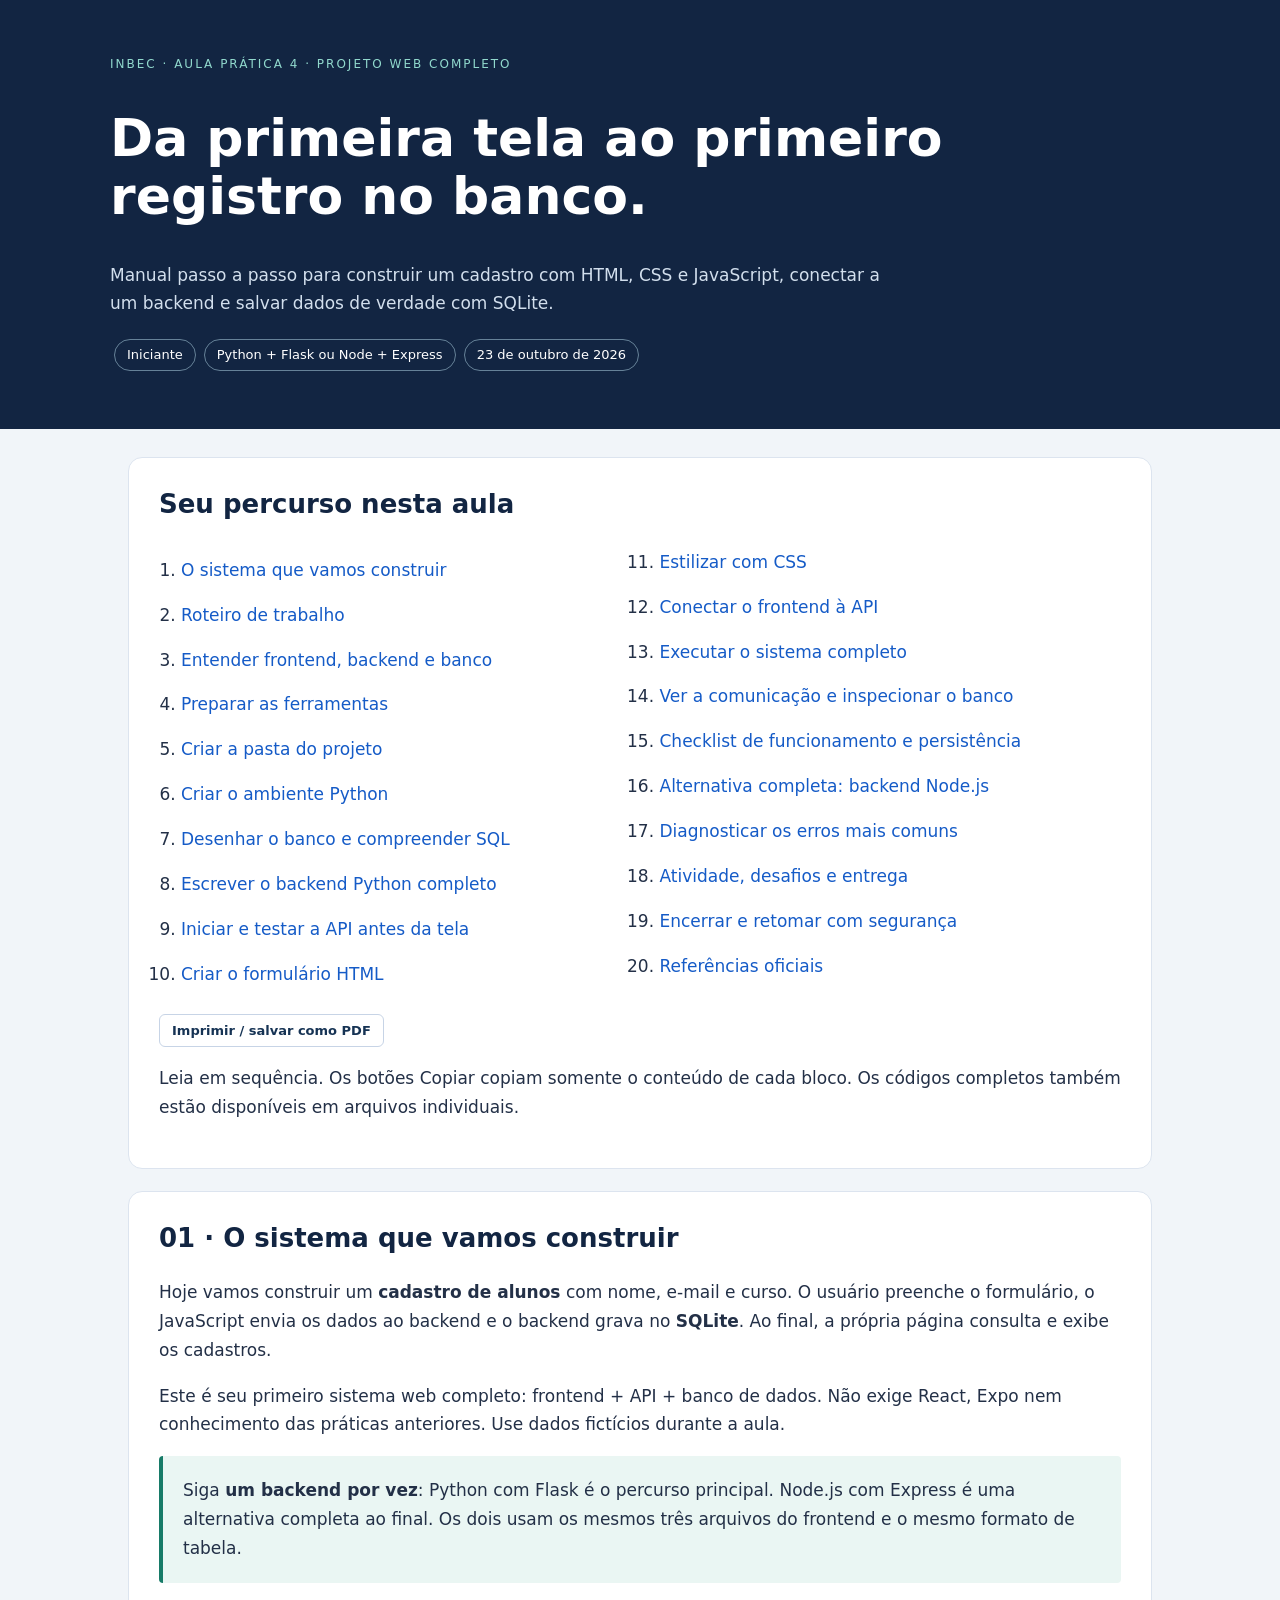
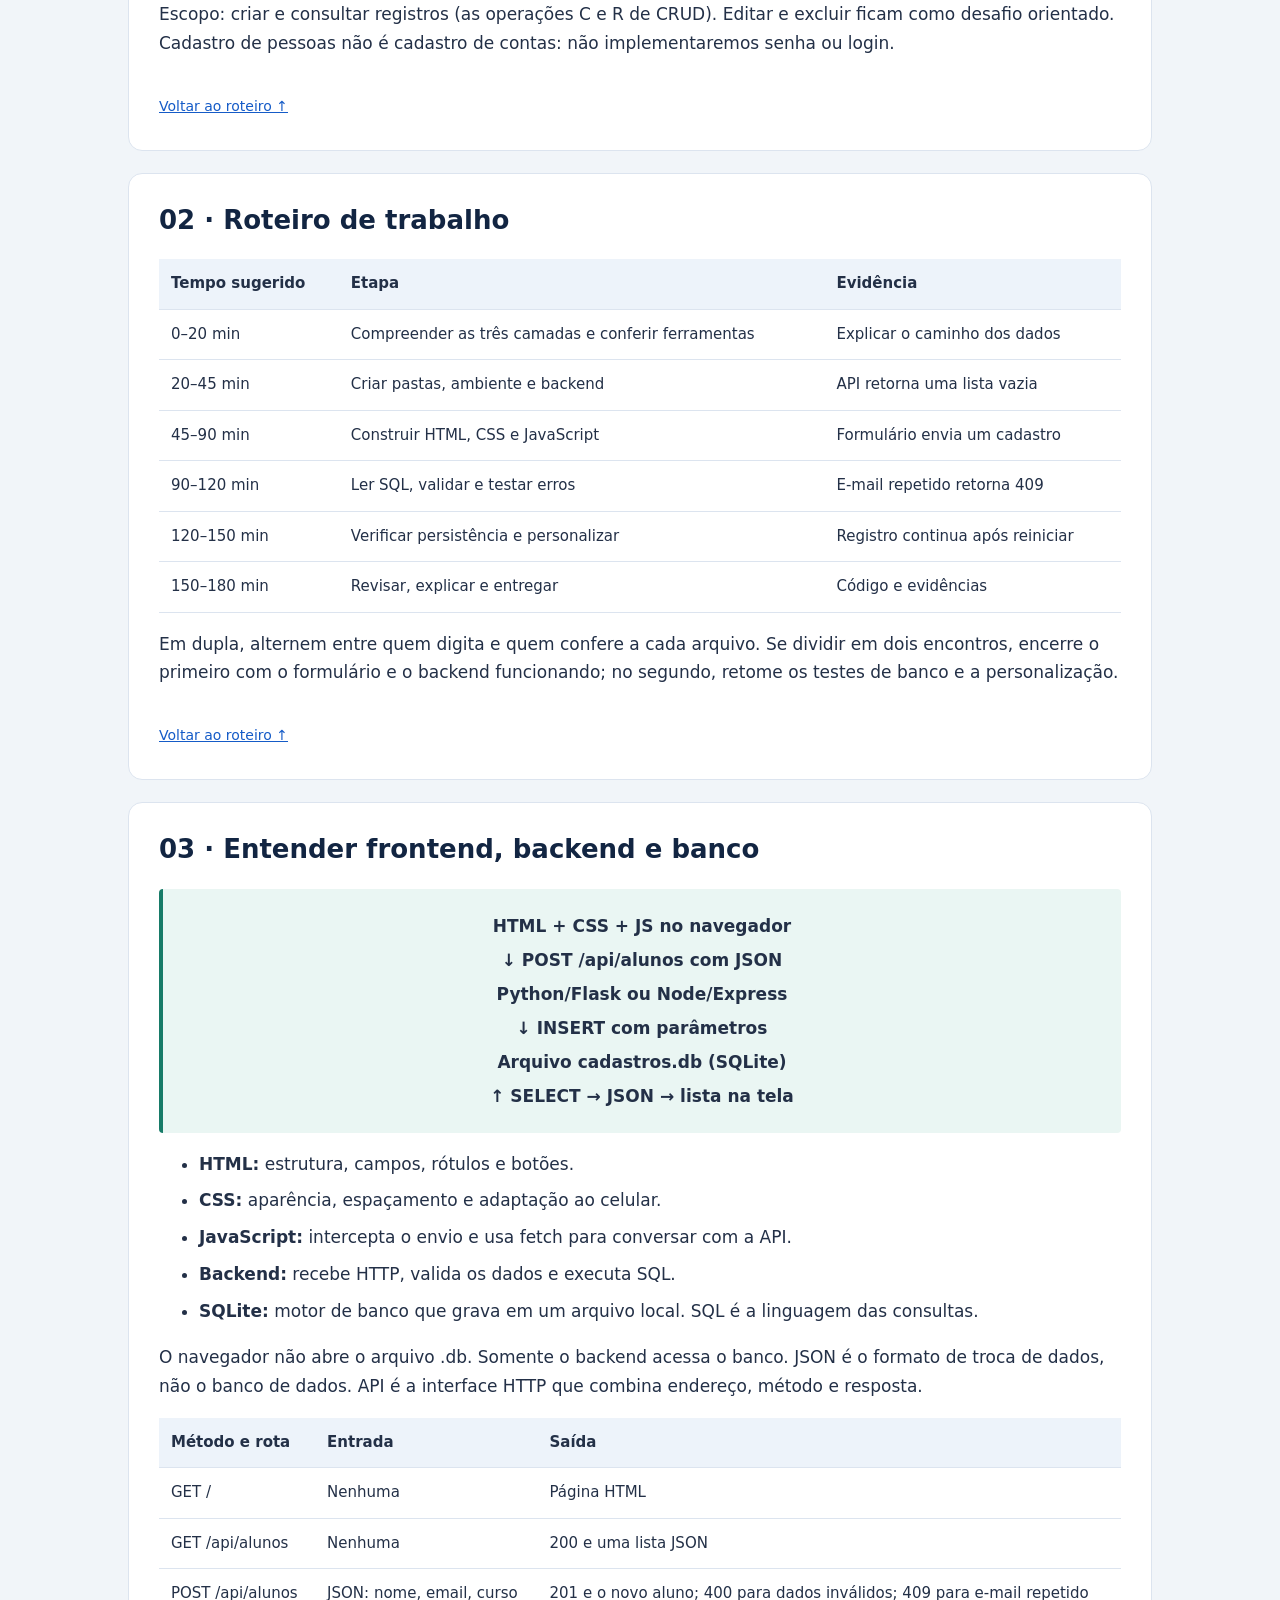
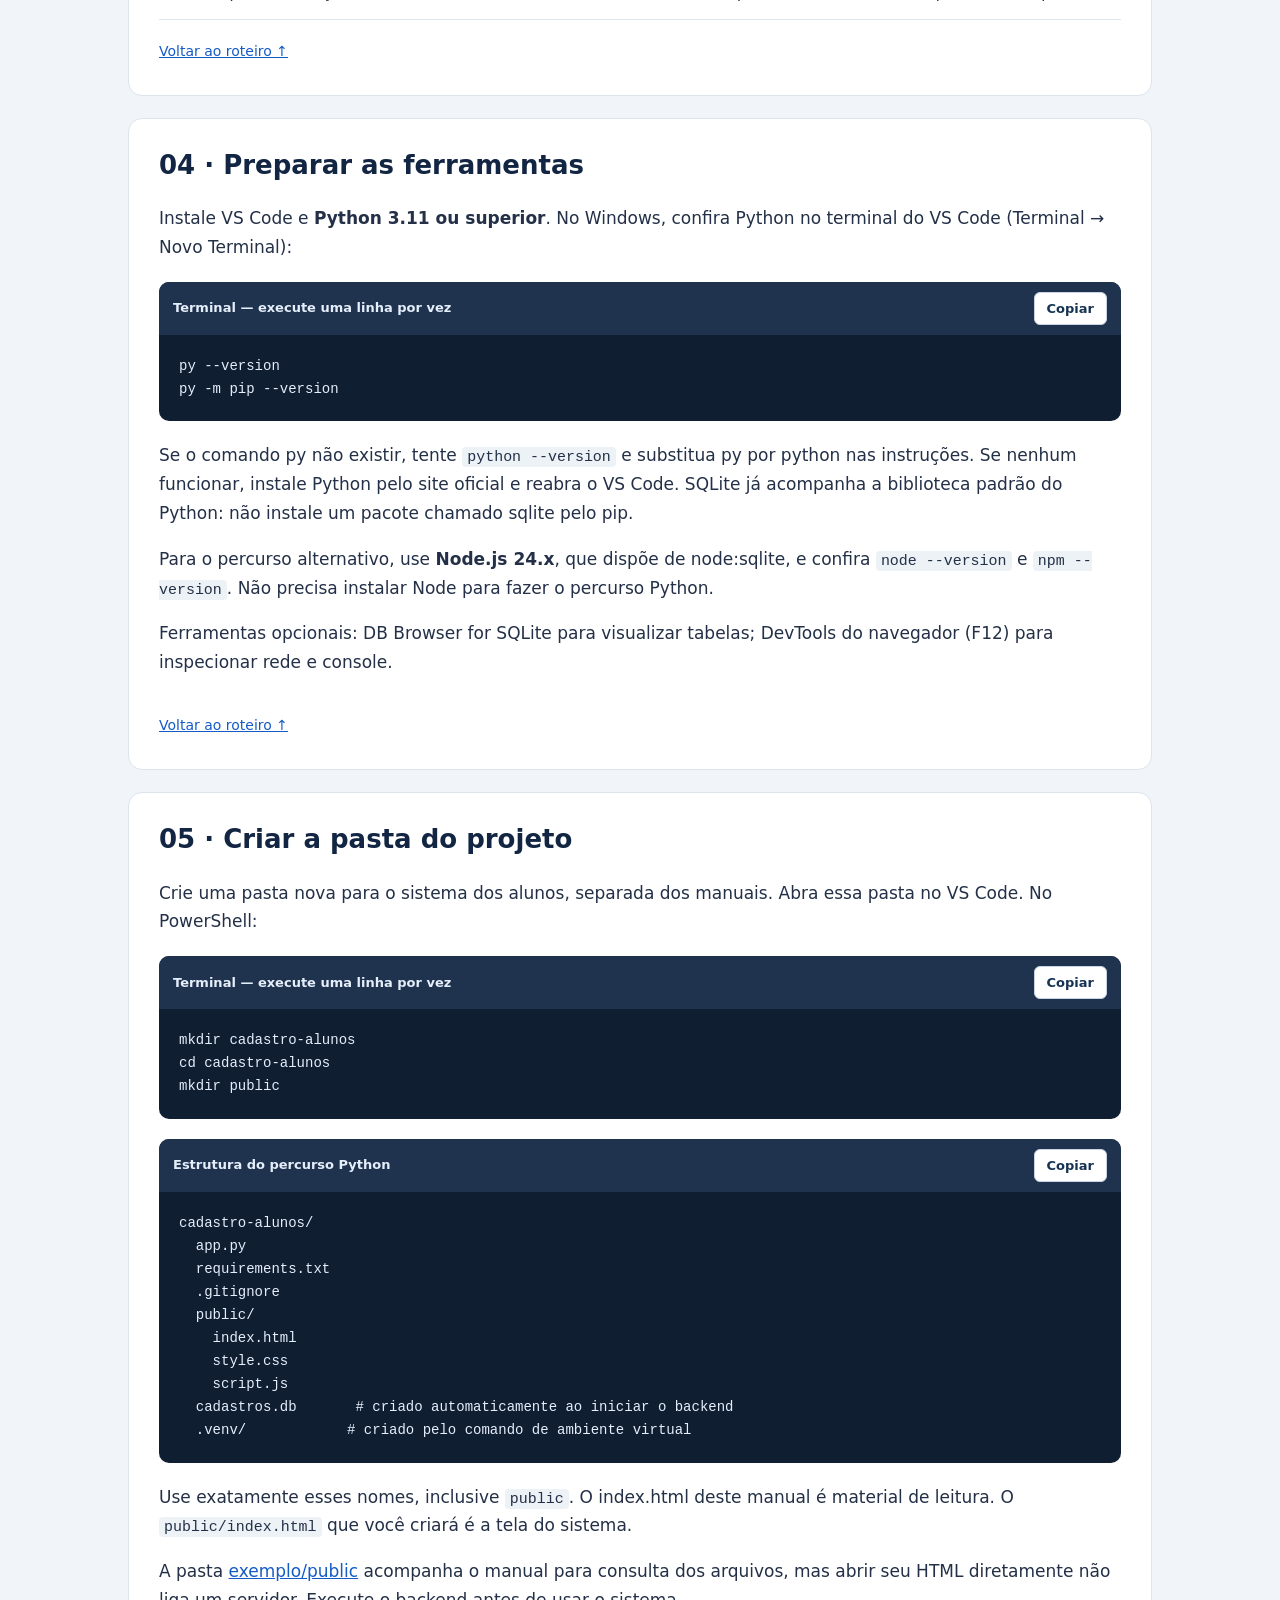
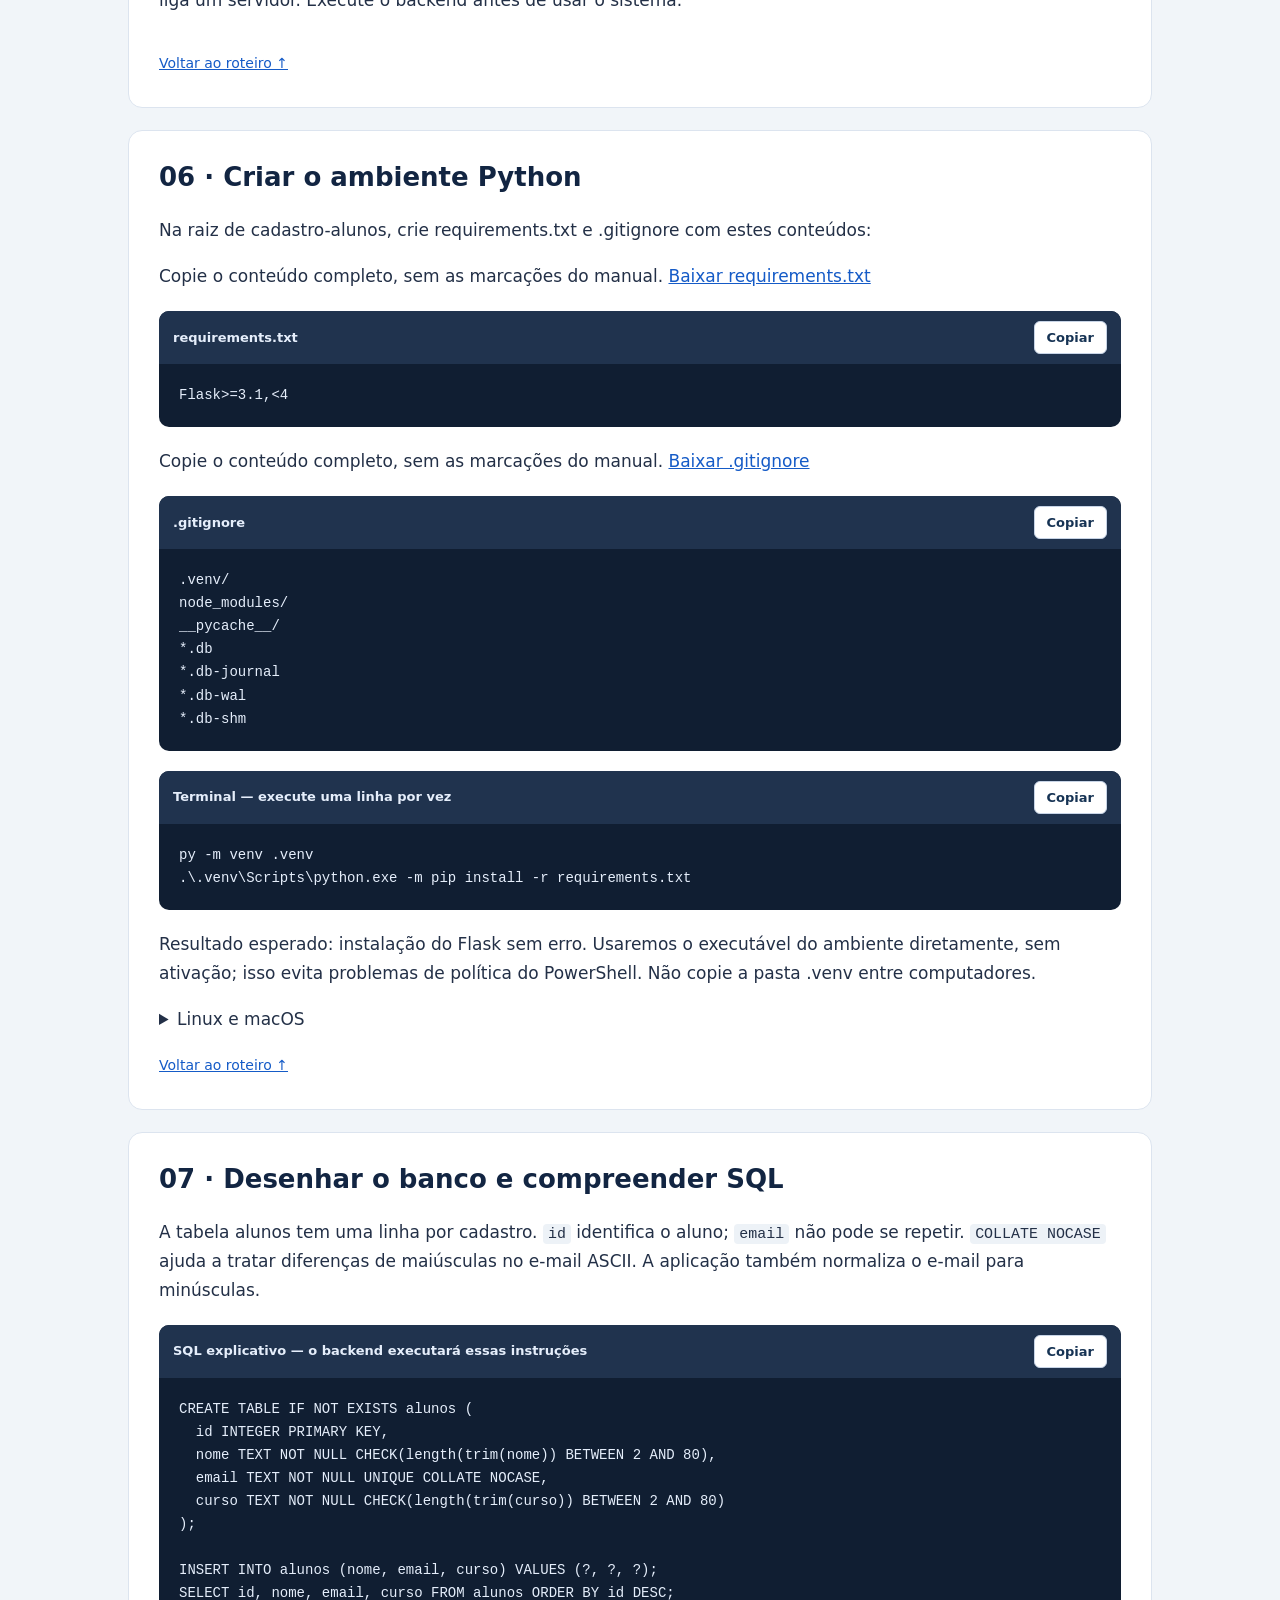
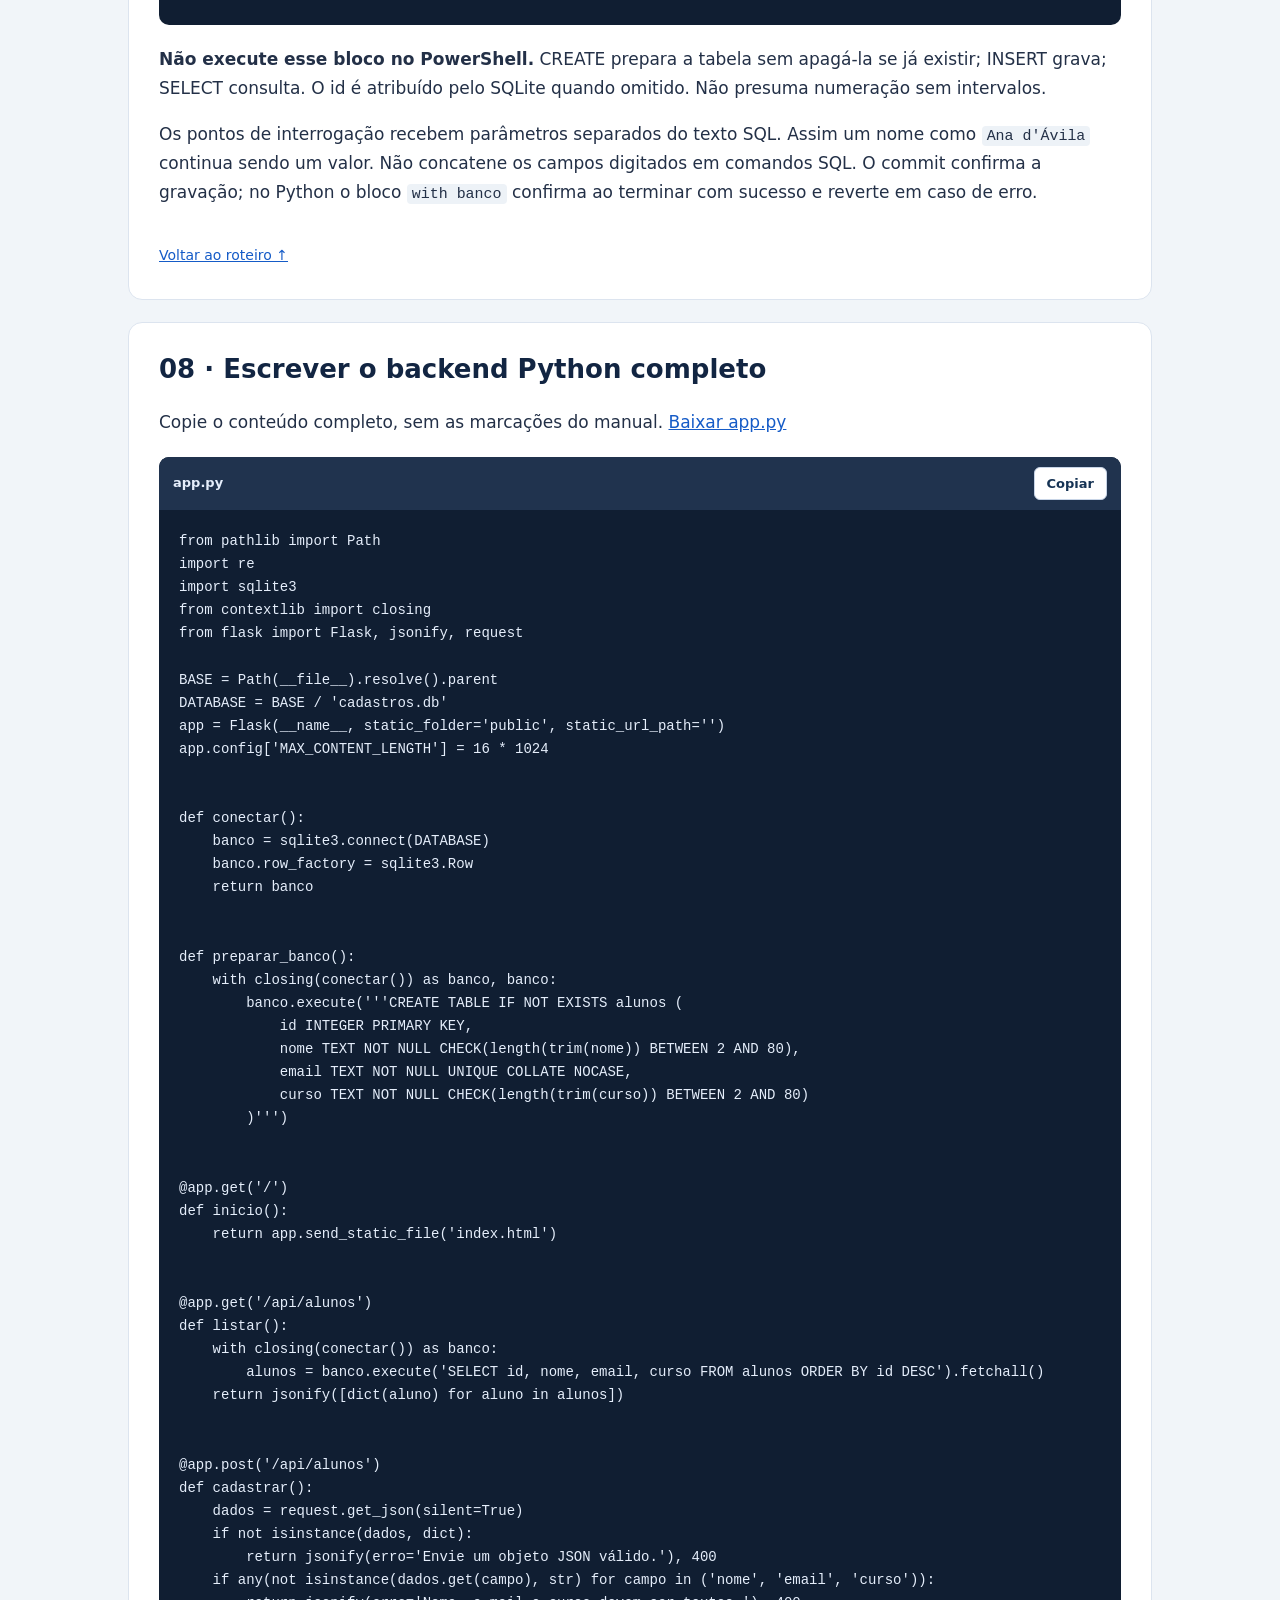
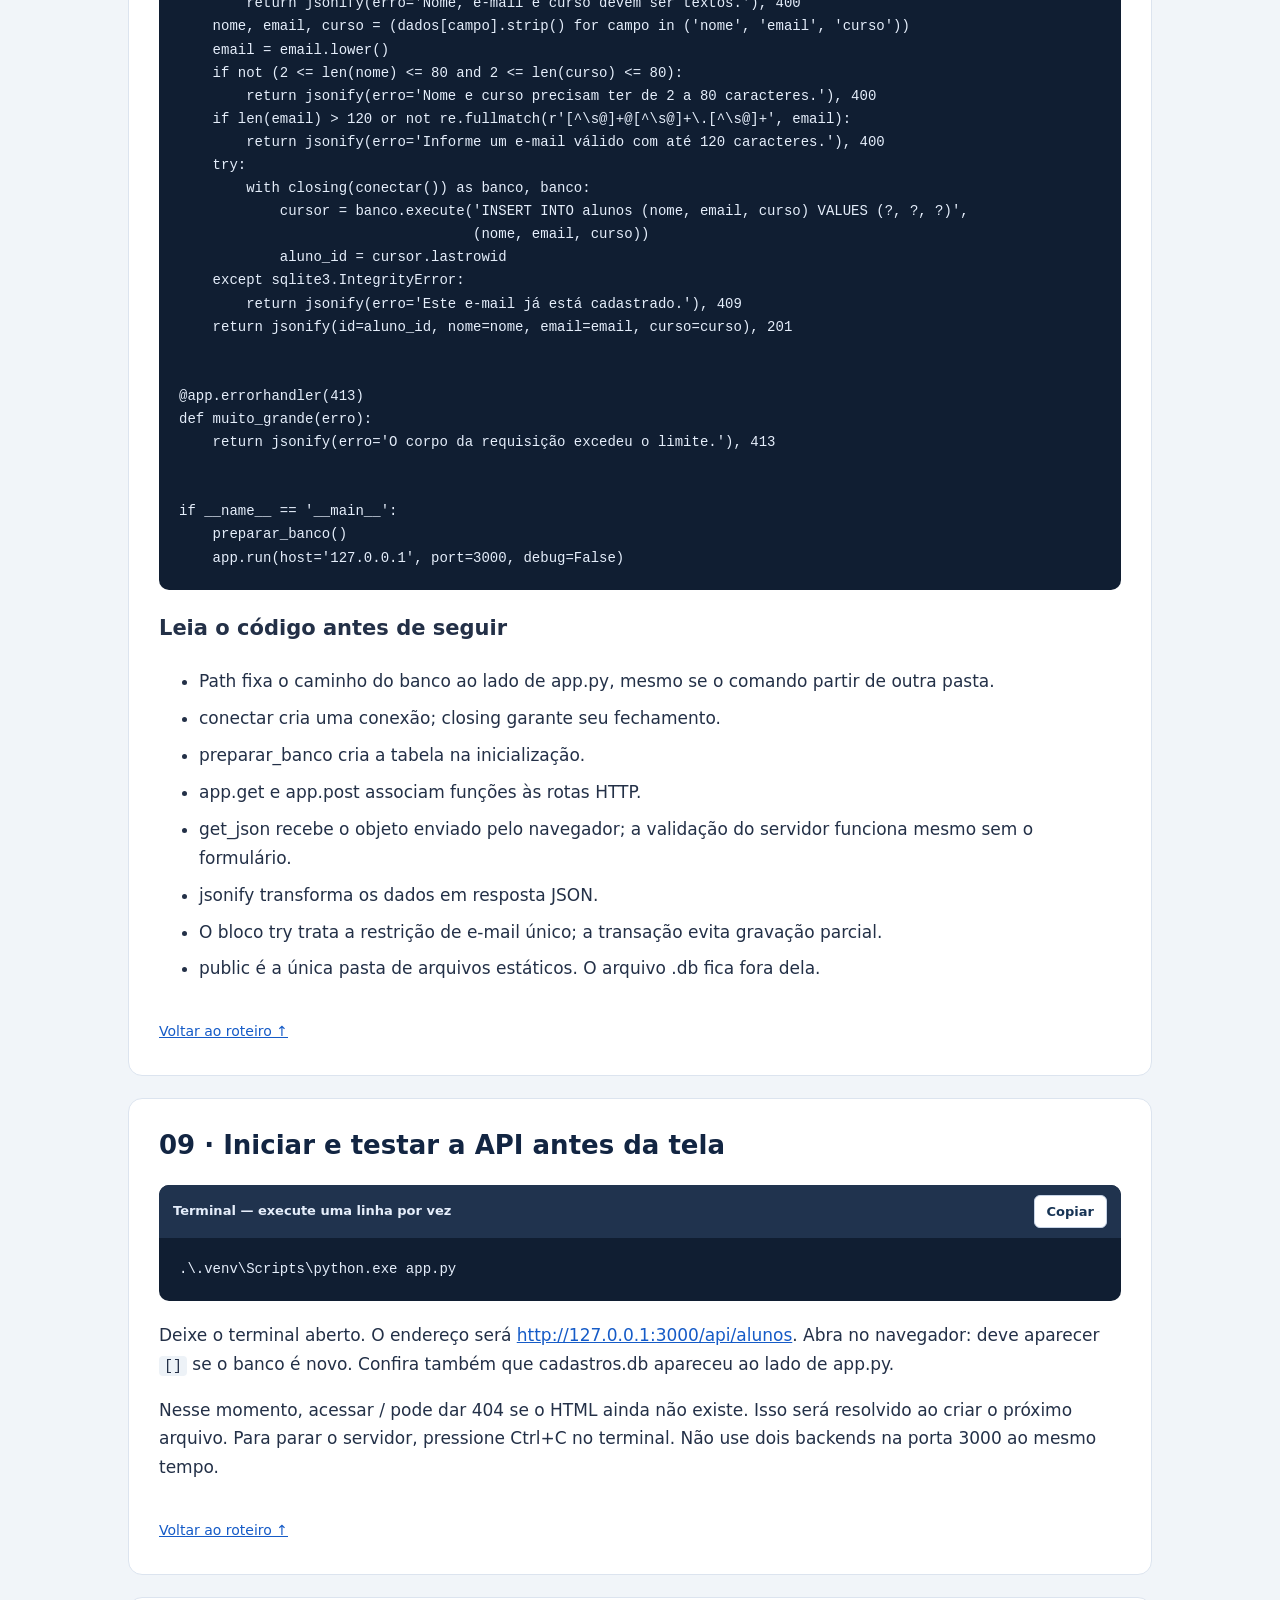
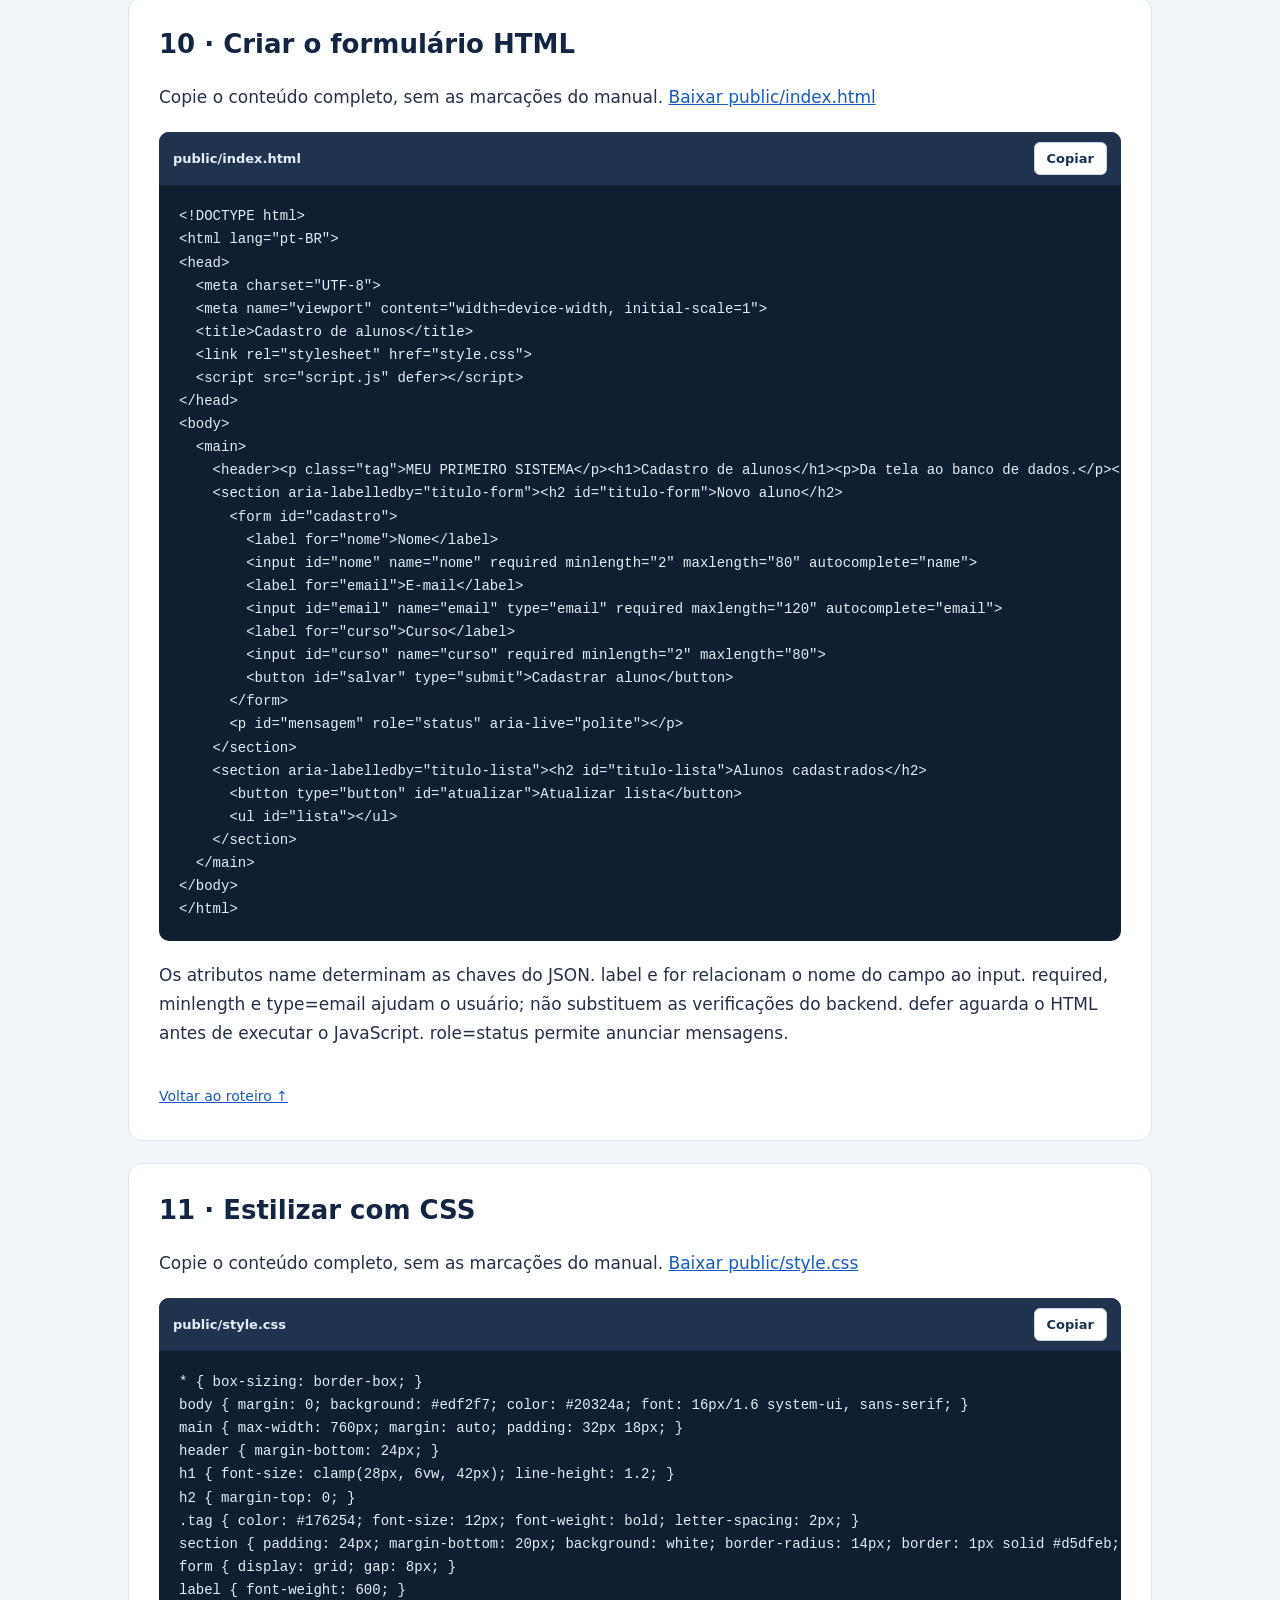
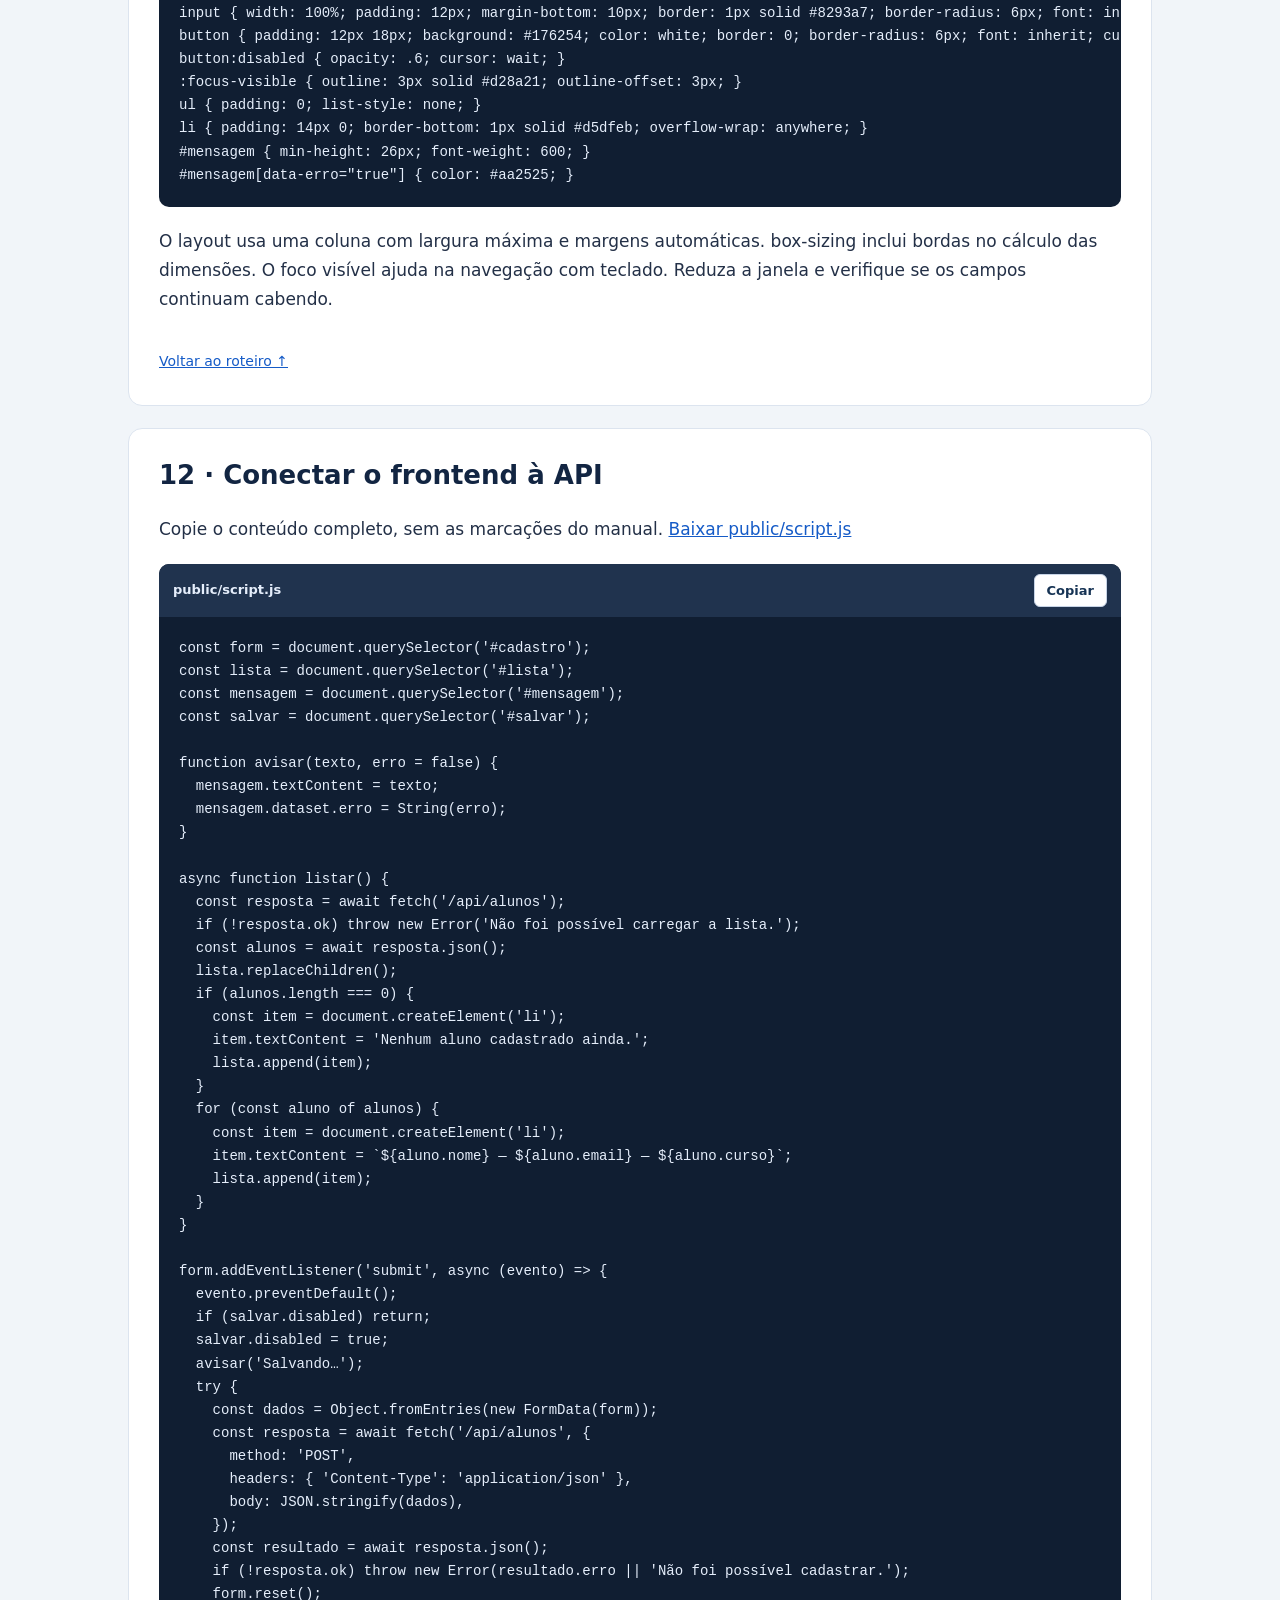
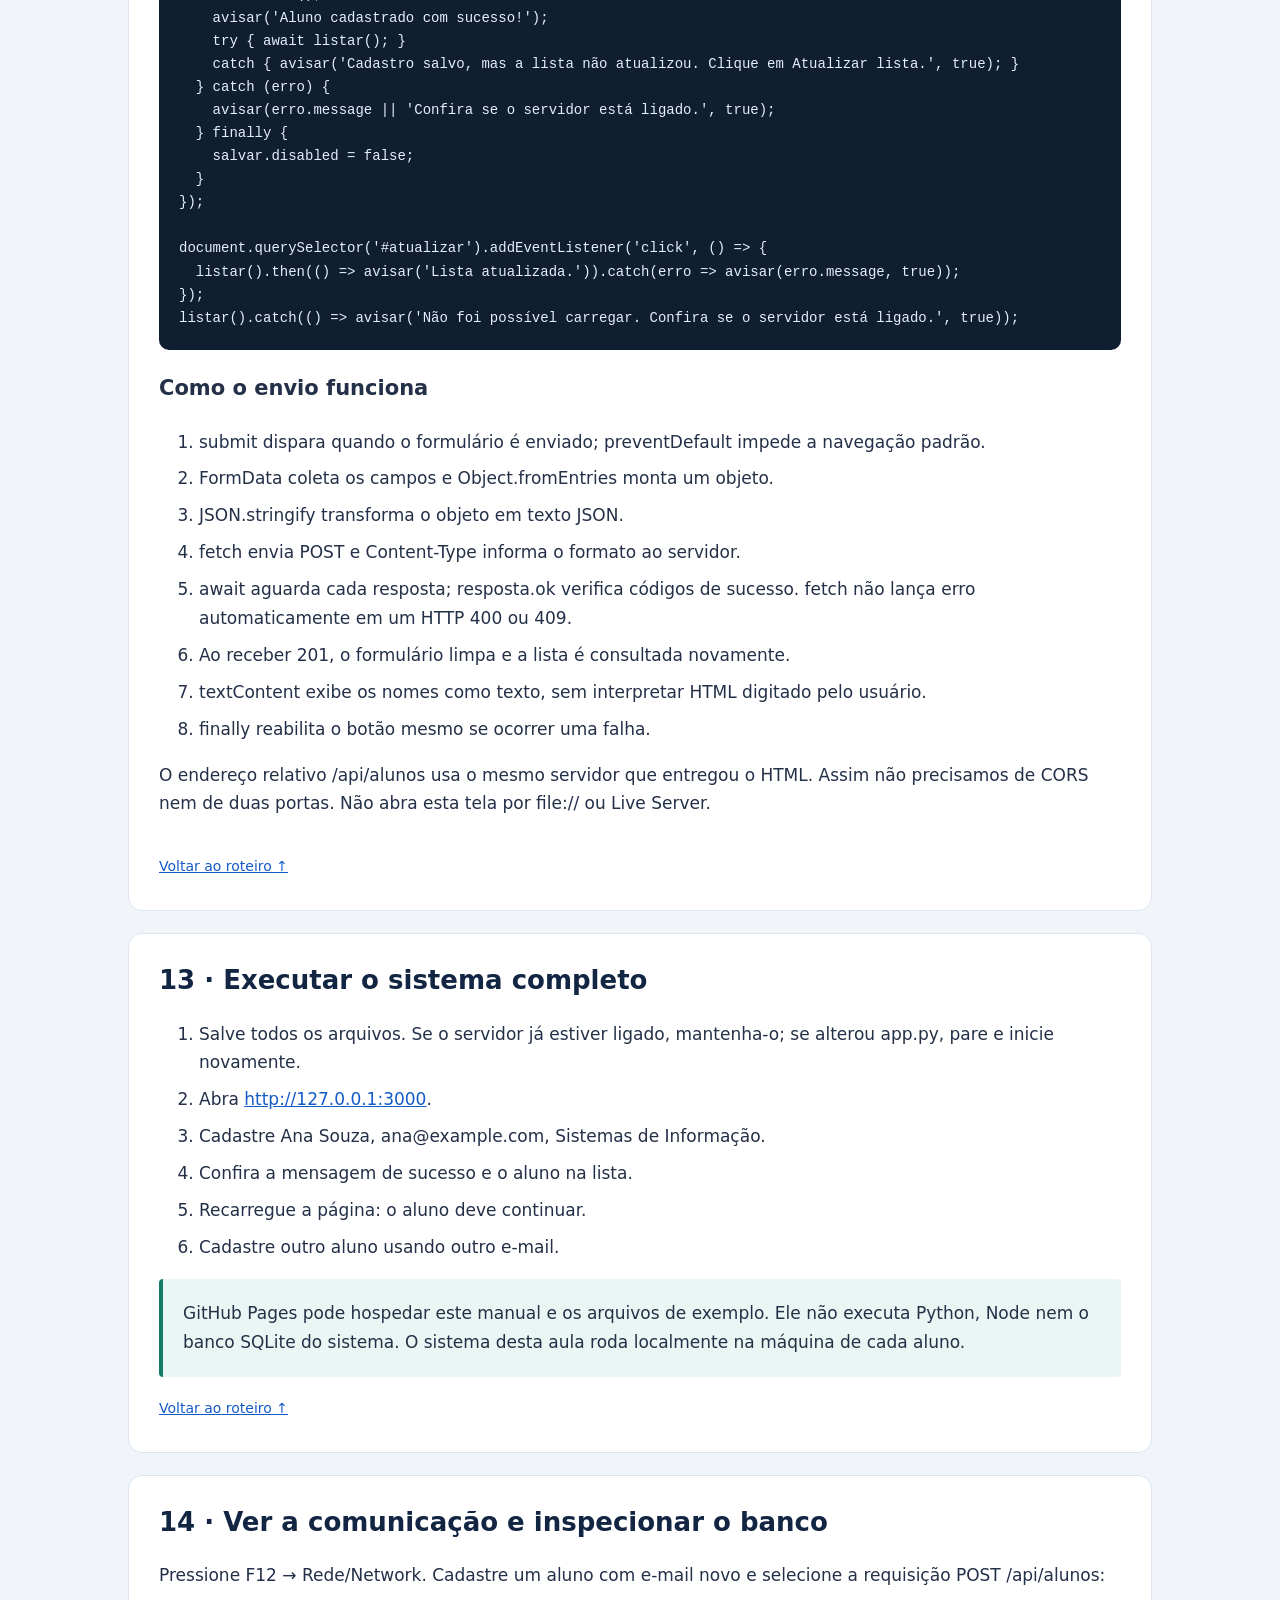
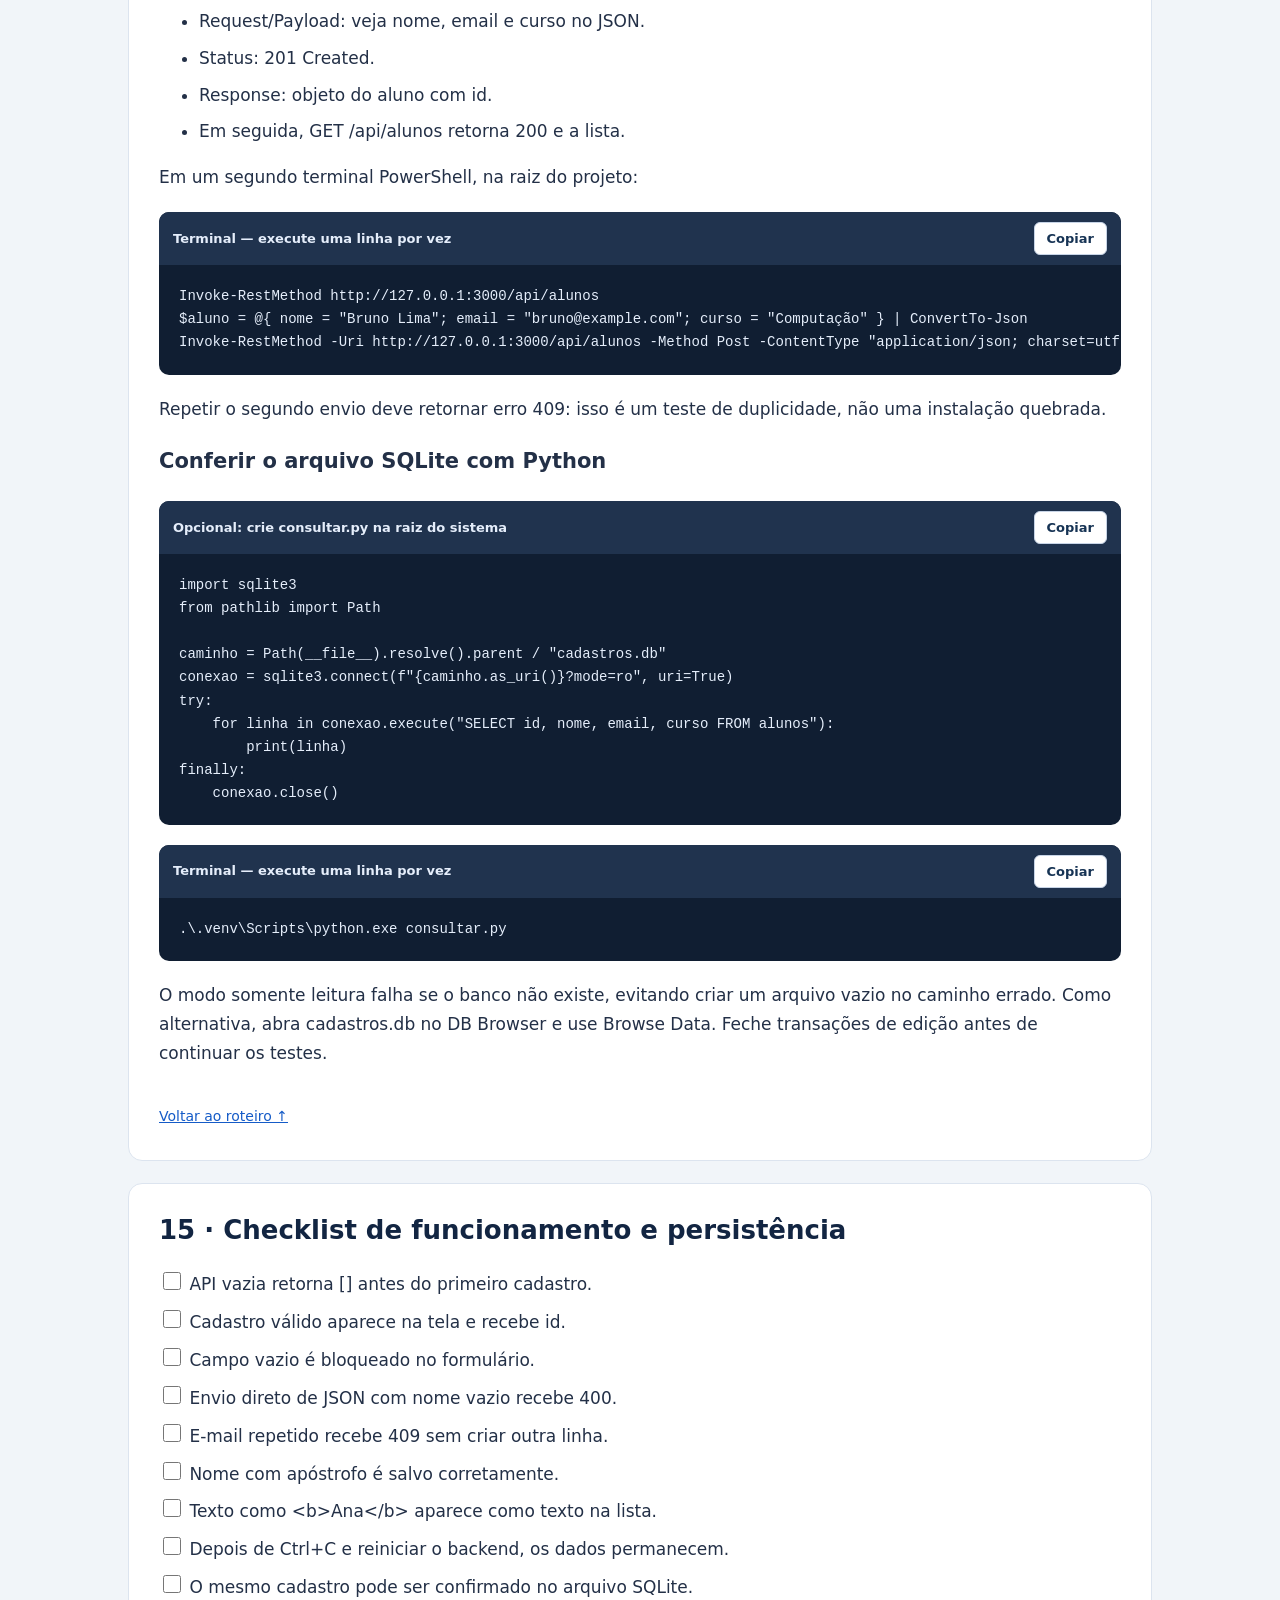
<file: index.html>
<!DOCTYPE html><html lang="pt-BR"><head><meta charset="UTF-8"><meta name="viewport" content="width=device-width, initial-scale=1"><title>Aula prática 4 — Seu primeiro sistema web com SQLite</title><style>*{box-sizing:border-box}html{scroll-behavior:smooth;scroll-padding-top:20px}body{margin:0;background:#f1f5f9;color:#233047;font:17px/1.7 system-ui,sans-serif}a{color:#155bc7}header.hero{background:#122542;color:white;padding:54px max(24px,calc((100vw - 1060px)/2))}.eyebrow{color:#91d9cd;text-transform:uppercase;font-size:12px;letter-spacing:2px}h1{font-size:clamp(32px,5vw,52px);line-height:1.12;max-width:900px}header p{max-width:800px;color:#d2dfed}.pill{display:inline-block;border:1px solid #668298;padding:4px 12px;border-radius:20px;font-size:13px;margin:4px}main{max-width:1060px;margin:auto;padding:28px 18px 60px}nav,section{background:white;border:1px solid #dce4ef;border-radius:14px;padding:30px;margin-bottom:22px}nav ol{columns:2;padding-left:22px}nav a{display:inline-block;padding:4px 0;text-decoration:none}h2{font-size:26px;line-height:1.3;color:#122542;margin-top:0}h3{font-size:21px}code{font: .88em ui-monospace,Consolas,monospace;background:#edf2f7;border-radius:4px;padding:2px 5px}pre{margin:0;padding:20px;overflow:auto;font:14px/1.65 ui-monospace,Consolas,monospace}pre code{background:none;padding:0;font:inherit}.code{background:#101e32;color:#e5eefb;border-radius:10px;overflow:hidden;margin:20px 0}.bar{background:#20334e;display:flex;align-items:center;justify-content:space-between;gap:12px;padding:10px 14px;font-size:13px}button{font:600 13px system-ui;padding:8px 12px;cursor:pointer;background:#fff;color:#163354;border:1px solid #c7d4e6;border-radius:6px}button:focus-visible,a:focus-visible,input:focus-visible{outline:3px solid #169e87;outline-offset:3px}.note,.flow{padding:20px;background:#eaf6f3;border-left:4px solid #177b68;border-radius:4px}.flow{text-align:center;font-weight:600;line-height:2}.table-scroll{overflow:auto}table{width:100%;border-collapse:collapse;font-size:15px}th,td{padding:12px;border-bottom:1px solid #dce4ef;text-align:left;vertical-align:top}th{background:#edf3fa}li{margin:8px 0}.back{display:inline-block;margin-top:20px;font-size:14px}.checks{padding:0;list-style:none}.checks input{width:18px;height:18px;accent-color:#177b68}#status{position:fixed;bottom:18px;left:50%;transform:translateX(-50%);background:#122542;color:white;padding:12px 20px;border-radius:8px;max-width:90vw}#status:empty{display:none}footer{text-align:center;color:#617289;padding:20px}@media(max-width:650px){nav ol{columns:1}nav,section{padding:20px}main{padding:16px 10px}pre{font-size:12px;padding:14px}.bar{flex-wrap:wrap}table{font-size:13px}th,td{padding:8px}}@media print{body{background:white;font-size:11pt}header.hero{background:white;color:#122542;padding:15px}header p,.eyebrow{color:#233047}nav,button,.back,#status{display:none}main{max-width:none;padding:0}section{border:0;border-radius:0;padding:16px 0}h2,h3{break-after:avoid}.code{background:white;color:black;border:1px solid #aaa}.bar{background:#eee;color:black}pre{white-space:pre-wrap;overflow-wrap:anywhere;font-size:9pt}.flow,.note{background:#f5f5f5}a{color:inherit}}</style></head><body><header class="hero"><div class="eyebrow">INBEC · Aula prática 4 · Projeto web completo</div><h1>Da primeira tela ao primeiro registro no banco.</h1><p>Manual passo a passo para construir um cadastro com HTML, CSS e JavaScript, conectar a um backend e salvar dados de verdade com SQLite.</p><span class="pill">Iniciante</span><span class="pill">Python + Flask ou Node + Express</span><span class="pill">23 de outubro de 2026</span></header><main><nav id="sumario" aria-label="Roteiro da aula"><h2>Seu percurso nesta aula</h2><ol><li><a href="#objetivo">O sistema que vamos construir</a></li><li><a href="#percurso">Roteiro de trabalho</a></li><li><a href="#arquitetura">Entender frontend, backend e banco</a></li><li><a href="#ferramentas">Preparar as ferramentas</a></li><li><a href="#pastas">Criar a pasta do projeto</a></li><li><a href="#ambiente">Criar o ambiente Python</a></li><li><a href="#banco">Desenhar o banco e compreender SQL</a></li><li><a href="#backend">Escrever o backend Python completo</a></li><li><a href="#iniciar">Iniciar e testar a API antes da tela</a></li><li><a href="#html">Criar o formulário HTML</a></li><li><a href="#css">Estilizar com CSS</a></li><li><a href="#javascript">Conectar o frontend à API</a></li><li><a href="#usar">Executar o sistema completo</a></li><li><a href="#inspecionar">Ver a comunicação e inspecionar o banco</a></li><li><a href="#testes">Checklist de funcionamento e persistência</a></li><li><a href="#node">Alternativa completa: backend Node.js</a></li><li><a href="#erros">Diagnosticar os erros mais comuns</a></li><li><a href="#desafio">Atividade, desafios e entrega</a></li><li><a href="#retomar">Encerrar e retomar com segurança</a></li><li><a href="#referencias">Referências oficiais</a></li></ol><button type="button" id="print">Imprimir / salvar como PDF</button><p>Leia em sequência. Os botões Copiar copiam somente o conteúdo de cada bloco. Os códigos completos também estão disponíveis em arquivos individuais.</p></nav><section id="objetivo"><h2>01 · O sistema que vamos construir</h2><p>Hoje vamos construir um <strong>cadastro de alunos</strong> com nome, e-mail e curso. O usuário preenche o formulário, o JavaScript envia os dados ao backend e o backend grava no <strong>SQLite</strong>. Ao final, a própria página consulta e exibe os cadastros.</p><p>Este é seu primeiro sistema web completo: frontend + API + banco de dados. Não exige React, Expo nem conhecimento das práticas anteriores. Use dados fictícios durante a aula.</p><div class="note">Siga <strong>um backend por vez</strong>: Python com Flask é o percurso principal. Node.js com Express é uma alternativa completa ao final. Os dois usam os mesmos três arquivos do frontend e o mesmo formato de tabela.</div><p>Escopo: criar e consultar registros (as operações C e R de CRUD). Editar e excluir ficam como desafio orientado. Cadastro de pessoas não é cadastro de contas: não implementaremos senha ou login.</p><a class="back" href="#sumario">Voltar ao roteiro ↑</a></section><section id="percurso"><h2>02 · Roteiro de trabalho</h2><table><tr><th>Tempo sugerido</th><th>Etapa</th><th>Evidência</th></tr><tr><td>0–20 min</td><td>Compreender as três camadas e conferir ferramentas</td><td>Explicar o caminho dos dados</td></tr><tr><td>20–45 min</td><td>Criar pastas, ambiente e backend</td><td>API retorna uma lista vazia</td></tr><tr><td>45–90 min</td><td>Construir HTML, CSS e JavaScript</td><td>Formulário envia um cadastro</td></tr><tr><td>90–120 min</td><td>Ler SQL, validar e testar erros</td><td>E-mail repetido retorna 409</td></tr><tr><td>120–150 min</td><td>Verificar persistência e personalizar</td><td>Registro continua após reiniciar</td></tr><tr><td>150–180 min</td><td>Revisar, explicar e entregar</td><td>Código e evidências</td></tr></table><p>Em dupla, alternem entre quem digita e quem confere a cada arquivo. Se dividir em dois encontros, encerre o primeiro com o formulário e o backend funcionando; no segundo, retome os testes de banco e a personalização.</p><a class="back" href="#sumario">Voltar ao roteiro ↑</a></section><section id="arquitetura"><h2>03 · Entender frontend, backend e banco</h2><div class="flow">HTML + CSS + JS no navegador<br>↓ POST /api/alunos com JSON<br>Python/Flask <strong>ou</strong> Node/Express<br>↓ INSERT com parâmetros<br>Arquivo cadastros.db (SQLite)<br>↑ SELECT → JSON → lista na tela</div><ul><li><strong>HTML:</strong> estrutura, campos, rótulos e botões.</li><li><strong>CSS:</strong> aparência, espaçamento e adaptação ao celular.</li><li><strong>JavaScript:</strong> intercepta o envio e usa fetch para conversar com a API.</li><li><strong>Backend:</strong> recebe HTTP, valida os dados e executa SQL.</li><li><strong>SQLite:</strong> motor de banco que grava em um arquivo local. SQL é a linguagem das consultas.</li></ul><p>O navegador não abre o arquivo .db. Somente o backend acessa o banco. JSON é o formato de troca de dados, não o banco de dados. API é a interface HTTP que combina endereço, método e resposta.</p><table><tr><th>Método e rota</th><th>Entrada</th><th>Saída</th></tr><tr><td>GET /</td><td>Nenhuma</td><td>Página HTML</td></tr><tr><td>GET /api/alunos</td><td>Nenhuma</td><td>200 e uma lista JSON</td></tr><tr><td>POST /api/alunos</td><td>JSON: nome, email, curso</td><td>201 e o novo aluno; 400 para dados inválidos; 409 para e-mail repetido</td></tr></table><a class="back" href="#sumario">Voltar ao roteiro ↑</a></section><section id="ferramentas"><h2>04 · Preparar as ferramentas</h2><p>Instale VS Code e <strong>Python 3.11 ou superior</strong>. No Windows, confira Python no terminal do VS Code (Terminal → Novo Terminal):</p><div class="code"><div class="bar"><strong>Terminal — execute uma linha por vez</strong><button class="copy" type="button">Copiar</button></div><pre><code>py --version
py -m pip --version</code></pre></div><p>Se o comando py não existir, tente <code>python --version</code> e substitua py por python nas instruções. Se nenhum funcionar, instale Python pelo site oficial e reabra o VS Code. SQLite já acompanha a biblioteca padrão do Python: não instale um pacote chamado sqlite pelo pip.</p><p>Para o percurso alternativo, use <strong>Node.js 24.x</strong>, que dispõe de node:sqlite, e confira <code>node --version</code> e <code>npm --version</code>. Não precisa instalar Node para fazer o percurso Python.</p><p>Ferramentas opcionais: DB Browser for SQLite para visualizar tabelas; DevTools do navegador (F12) para inspecionar rede e console.</p><a class="back" href="#sumario">Voltar ao roteiro ↑</a></section><section id="pastas"><h2>05 · Criar a pasta do projeto</h2><p>Crie uma pasta nova para o sistema dos alunos, separada dos manuais. Abra essa pasta no VS Code. No PowerShell:</p><div class="code"><div class="bar"><strong>Terminal — execute uma linha por vez</strong><button class="copy" type="button">Copiar</button></div><pre><code>mkdir cadastro-alunos
cd cadastro-alunos
mkdir public</code></pre></div><div class="code"><div class="bar"><strong>Estrutura do percurso Python</strong><button class="copy" type="button">Copiar</button></div><pre><code>cadastro-alunos/
  app.py
  requirements.txt
  .gitignore
  public/
    index.html
    style.css
    script.js
  cadastros.db       # criado automaticamente ao iniciar o backend
  .venv/            # criado pelo comando de ambiente virtual</code></pre></div><p>Use exatamente esses nomes, inclusive <code>public</code>. O index.html deste manual é material de leitura. O <code>public/index.html</code> que você criará é a tela do sistema.</p><p>A pasta <a href="exemplo/public/index.html">exemplo/public</a> acompanha o manual para consulta dos arquivos, mas abrir seu HTML diretamente não liga um servidor. Execute o backend antes de usar o sistema.</p><a class="back" href="#sumario">Voltar ao roteiro ↑</a></section><section id="ambiente"><h2>06 · Criar o ambiente Python</h2><p>Na raiz de cadastro-alunos, crie requirements.txt e .gitignore com estes conteúdos:</p><p>Copie o conteúdo completo, sem as marcações do manual. <a download href="exemplo/requirements.txt">Baixar requirements.txt</a></p><div class="code"><div class="bar"><strong>requirements.txt</strong><button class="copy" type="button">Copiar</button></div><pre><code>Flask&gt;=3.1,&lt;4
</code></pre></div><p>Copie o conteúdo completo, sem as marcações do manual. <a download href="exemplo/.gitignore">Baixar .gitignore</a></p><div class="code"><div class="bar"><strong>.gitignore</strong><button class="copy" type="button">Copiar</button></div><pre><code>.venv/
node_modules/
__pycache__/
*.db
*.db-journal
*.db-wal
*.db-shm
</code></pre></div><div class="code"><div class="bar"><strong>Terminal — execute uma linha por vez</strong><button class="copy" type="button">Copiar</button></div><pre><code>py -m venv .venv
.\.venv\Scripts\python.exe -m pip install -r requirements.txt</code></pre></div><p>Resultado esperado: instalação do Flask sem erro. Usaremos o executável do ambiente diretamente, sem ativação; isso evita problemas de política do PowerShell. Não copie a pasta .venv entre computadores.</p><details><summary>Linux e macOS</summary><div class="code"><div class="bar"><strong>Terminal — execute uma linha por vez</strong><button class="copy" type="button">Copiar</button></div><pre><code>python3 -m venv .venv
.venv/bin/python -m pip install -r requirements.txt
.venv/bin/python app.py</code></pre></div></details><a class="back" href="#sumario">Voltar ao roteiro ↑</a></section><section id="banco"><h2>07 · Desenhar o banco e compreender SQL</h2><p>A tabela alunos tem uma linha por cadastro. <code>id</code> identifica o aluno; <code>email</code> não pode se repetir. <code>COLLATE NOCASE</code> ajuda a tratar diferenças de maiúsculas no e-mail ASCII. A aplicação também normaliza o e-mail para minúsculas.</p><div class="code"><div class="bar"><strong>SQL explicativo — o backend executará essas instruções</strong><button class="copy" type="button">Copiar</button></div><pre><code>CREATE TABLE IF NOT EXISTS alunos (
  id INTEGER PRIMARY KEY,
  nome TEXT NOT NULL CHECK(length(trim(nome)) BETWEEN 2 AND 80),
  email TEXT NOT NULL UNIQUE COLLATE NOCASE,
  curso TEXT NOT NULL CHECK(length(trim(curso)) BETWEEN 2 AND 80)
);

INSERT INTO alunos (nome, email, curso) VALUES (?, ?, ?);
SELECT id, nome, email, curso FROM alunos ORDER BY id DESC;</code></pre></div><p><strong>Não execute esse bloco no PowerShell.</strong> CREATE prepara a tabela sem apagá-la se já existir; INSERT grava; SELECT consulta. O id é atribuído pelo SQLite quando omitido. Não presuma numeração sem intervalos.</p><p>Os pontos de interrogação recebem parâmetros separados do texto SQL. Assim um nome como <code>Ana d'Ávila</code> continua sendo um valor. Não concatene os campos digitados em comandos SQL. O commit confirma a gravação; no Python o bloco <code>with banco</code> confirma ao terminar com sucesso e reverte em caso de erro.</p><a class="back" href="#sumario">Voltar ao roteiro ↑</a></section><section id="backend"><h2>08 · Escrever o backend Python completo</h2><p>Copie o conteúdo completo, sem as marcações do manual. <a download href="exemplo/app.py">Baixar app.py</a></p><div class="code"><div class="bar"><strong>app.py</strong><button class="copy" type="button">Copiar</button></div><pre><code>from pathlib import Path
import re
import sqlite3
from contextlib import closing
from flask import Flask, jsonify, request

BASE = Path(__file__).resolve().parent
DATABASE = BASE / &#x27;cadastros.db&#x27;
app = Flask(__name__, static_folder=&#x27;public&#x27;, static_url_path=&#x27;&#x27;)
app.config[&#x27;MAX_CONTENT_LENGTH&#x27;] = 16 * 1024


def conectar():
    banco = sqlite3.connect(DATABASE)
    banco.row_factory = sqlite3.Row
    return banco


def preparar_banco():
    with closing(conectar()) as banco, banco:
        banco.execute(&#x27;&#x27;&#x27;CREATE TABLE IF NOT EXISTS alunos (
            id INTEGER PRIMARY KEY,
            nome TEXT NOT NULL CHECK(length(trim(nome)) BETWEEN 2 AND 80),
            email TEXT NOT NULL UNIQUE COLLATE NOCASE,
            curso TEXT NOT NULL CHECK(length(trim(curso)) BETWEEN 2 AND 80)
        )&#x27;&#x27;&#x27;)


@app.get(&#x27;/&#x27;)
def inicio():
    return app.send_static_file(&#x27;index.html&#x27;)


@app.get(&#x27;/api/alunos&#x27;)
def listar():
    with closing(conectar()) as banco:
        alunos = banco.execute(&#x27;SELECT id, nome, email, curso FROM alunos ORDER BY id DESC&#x27;).fetchall()
    return jsonify([dict(aluno) for aluno in alunos])


@app.post(&#x27;/api/alunos&#x27;)
def cadastrar():
    dados = request.get_json(silent=True)
    if not isinstance(dados, dict):
        return jsonify(erro=&#x27;Envie um objeto JSON válido.&#x27;), 400
    if any(not isinstance(dados.get(campo), str) for campo in (&#x27;nome&#x27;, &#x27;email&#x27;, &#x27;curso&#x27;)):
        return jsonify(erro=&#x27;Nome, e-mail e curso devem ser textos.&#x27;), 400
    nome, email, curso = (dados[campo].strip() for campo in (&#x27;nome&#x27;, &#x27;email&#x27;, &#x27;curso&#x27;))
    email = email.lower()
    if not (2 &lt;= len(nome) &lt;= 80 and 2 &lt;= len(curso) &lt;= 80):
        return jsonify(erro=&#x27;Nome e curso precisam ter de 2 a 80 caracteres.&#x27;), 400
    if len(email) &gt; 120 or not re.fullmatch(r&#x27;[^\s@]+@[^\s@]+\.[^\s@]+&#x27;, email):
        return jsonify(erro=&#x27;Informe um e-mail válido com até 120 caracteres.&#x27;), 400
    try:
        with closing(conectar()) as banco, banco:
            cursor = banco.execute(&#x27;INSERT INTO alunos (nome, email, curso) VALUES (?, ?, ?)&#x27;,
                                   (nome, email, curso))
            aluno_id = cursor.lastrowid
    except sqlite3.IntegrityError:
        return jsonify(erro=&#x27;Este e-mail já está cadastrado.&#x27;), 409
    return jsonify(id=aluno_id, nome=nome, email=email, curso=curso), 201


@app.errorhandler(413)
def muito_grande(erro):
    return jsonify(erro=&#x27;O corpo da requisição excedeu o limite.&#x27;), 413


if __name__ == &#x27;__main__&#x27;:
    preparar_banco()
    app.run(host=&#x27;127.0.0.1&#x27;, port=3000, debug=False)
</code></pre></div><h3>Leia o código antes de seguir</h3><ul><li>Path fixa o caminho do banco ao lado de app.py, mesmo se o comando partir de outra pasta.</li><li>conectar cria uma conexão; closing garante seu fechamento.</li><li>preparar_banco cria a tabela na inicialização.</li><li>app.get e app.post associam funções às rotas HTTP.</li><li>get_json recebe o objeto enviado pelo navegador; a validação do servidor funciona mesmo sem o formulário.</li><li>jsonify transforma os dados em resposta JSON.</li><li>O bloco try trata a restrição de e-mail único; a transação evita gravação parcial.</li><li>public é a única pasta de arquivos estáticos. O arquivo .db fica fora dela.</li></ul><a class="back" href="#sumario">Voltar ao roteiro ↑</a></section><section id="iniciar"><h2>09 · Iniciar e testar a API antes da tela</h2><div class="code"><div class="bar"><strong>Terminal — execute uma linha por vez</strong><button class="copy" type="button">Copiar</button></div><pre><code>.\.venv\Scripts\python.exe app.py</code></pre></div><p>Deixe o terminal aberto. O endereço será <a href="http://127.0.0.1:3000/api/alunos" target="_blank" rel="noopener">http://127.0.0.1:3000/api/alunos</a>. Abra no navegador: deve aparecer <code>[]</code> se o banco é novo. Confira também que cadastros.db apareceu ao lado de app.py.</p><p>Nesse momento, acessar / pode dar 404 se o HTML ainda não existe. Isso será resolvido ao criar o próximo arquivo. Para parar o servidor, pressione Ctrl+C no terminal. Não use dois backends na porta 3000 ao mesmo tempo.</p><a class="back" href="#sumario">Voltar ao roteiro ↑</a></section><section id="html"><h2>10 · Criar o formulário HTML</h2><p>Copie o conteúdo completo, sem as marcações do manual. <a download href="exemplo/public/index.html">Baixar public/index.html</a></p><div class="code"><div class="bar"><strong>public/index.html</strong><button class="copy" type="button">Copiar</button></div><pre><code>&lt;!DOCTYPE html&gt;
&lt;html lang=&quot;pt-BR&quot;&gt;
&lt;head&gt;
  &lt;meta charset=&quot;UTF-8&quot;&gt;
  &lt;meta name=&quot;viewport&quot; content=&quot;width=device-width, initial-scale=1&quot;&gt;
  &lt;title&gt;Cadastro de alunos&lt;/title&gt;
  &lt;link rel=&quot;stylesheet&quot; href=&quot;style.css&quot;&gt;
  &lt;script src=&quot;script.js&quot; defer&gt;&lt;/script&gt;
&lt;/head&gt;
&lt;body&gt;
  &lt;main&gt;
    &lt;header&gt;&lt;p class=&quot;tag&quot;&gt;MEU PRIMEIRO SISTEMA&lt;/p&gt;&lt;h1&gt;Cadastro de alunos&lt;/h1&gt;&lt;p&gt;Da tela ao banco de dados.&lt;/p&gt;&lt;/header&gt;
    &lt;section aria-labelledby=&quot;titulo-form&quot;&gt;&lt;h2 id=&quot;titulo-form&quot;&gt;Novo aluno&lt;/h2&gt;
      &lt;form id=&quot;cadastro&quot;&gt;
        &lt;label for=&quot;nome&quot;&gt;Nome&lt;/label&gt;
        &lt;input id=&quot;nome&quot; name=&quot;nome&quot; required minlength=&quot;2&quot; maxlength=&quot;80&quot; autocomplete=&quot;name&quot;&gt;
        &lt;label for=&quot;email&quot;&gt;E-mail&lt;/label&gt;
        &lt;input id=&quot;email&quot; name=&quot;email&quot; type=&quot;email&quot; required maxlength=&quot;120&quot; autocomplete=&quot;email&quot;&gt;
        &lt;label for=&quot;curso&quot;&gt;Curso&lt;/label&gt;
        &lt;input id=&quot;curso&quot; name=&quot;curso&quot; required minlength=&quot;2&quot; maxlength=&quot;80&quot;&gt;
        &lt;button id=&quot;salvar&quot; type=&quot;submit&quot;&gt;Cadastrar aluno&lt;/button&gt;
      &lt;/form&gt;
      &lt;p id=&quot;mensagem&quot; role=&quot;status&quot; aria-live=&quot;polite&quot;&gt;&lt;/p&gt;
    &lt;/section&gt;
    &lt;section aria-labelledby=&quot;titulo-lista&quot;&gt;&lt;h2 id=&quot;titulo-lista&quot;&gt;Alunos cadastrados&lt;/h2&gt;
      &lt;button type=&quot;button&quot; id=&quot;atualizar&quot;&gt;Atualizar lista&lt;/button&gt;
      &lt;ul id=&quot;lista&quot;&gt;&lt;/ul&gt;
    &lt;/section&gt;
  &lt;/main&gt;
&lt;/body&gt;
&lt;/html&gt;
</code></pre></div><p>Os atributos name determinam as chaves do JSON. label e for relacionam o nome do campo ao input. required, minlength e type=email ajudam o usuário; não substituem as verificações do backend. defer aguarda o HTML antes de executar o JavaScript. role=status permite anunciar mensagens.</p><a class="back" href="#sumario">Voltar ao roteiro ↑</a></section><section id="css"><h2>11 · Estilizar com CSS</h2><p>Copie o conteúdo completo, sem as marcações do manual. <a download href="exemplo/public/style.css">Baixar public/style.css</a></p><div class="code"><div class="bar"><strong>public/style.css</strong><button class="copy" type="button">Copiar</button></div><pre><code>* { box-sizing: border-box; }
body { margin: 0; background: #edf2f7; color: #20324a; font: 16px/1.6 system-ui, sans-serif; }
main { max-width: 760px; margin: auto; padding: 32px 18px; }
header { margin-bottom: 24px; }
h1 { font-size: clamp(28px, 6vw, 42px); line-height: 1.2; }
h2 { margin-top: 0; }
.tag { color: #176254; font-size: 12px; font-weight: bold; letter-spacing: 2px; }
section { padding: 24px; margin-bottom: 20px; background: white; border-radius: 14px; border: 1px solid #d5dfeb; }
form { display: grid; gap: 8px; }
label { font-weight: 600; }
input { width: 100%; padding: 12px; margin-bottom: 10px; border: 1px solid #8293a7; border-radius: 6px; font: inherit; }
button { padding: 12px 18px; background: #176254; color: white; border: 0; border-radius: 6px; font: inherit; cursor: pointer; }
button:disabled { opacity: .6; cursor: wait; }
:focus-visible { outline: 3px solid #d28a21; outline-offset: 3px; }
ul { padding: 0; list-style: none; }
li { padding: 14px 0; border-bottom: 1px solid #d5dfeb; overflow-wrap: anywhere; }
#mensagem { min-height: 26px; font-weight: 600; }
#mensagem[data-erro=&quot;true&quot;] { color: #aa2525; }
</code></pre></div><p>O layout usa uma coluna com largura máxima e margens automáticas. box-sizing inclui bordas no cálculo das dimensões. O foco visível ajuda na navegação com teclado. Reduza a janela e verifique se os campos continuam cabendo.</p><a class="back" href="#sumario">Voltar ao roteiro ↑</a></section><section id="javascript"><h2>12 · Conectar o frontend à API</h2><p>Copie o conteúdo completo, sem as marcações do manual. <a download href="exemplo/public/script.js">Baixar public/script.js</a></p><div class="code"><div class="bar"><strong>public/script.js</strong><button class="copy" type="button">Copiar</button></div><pre><code>const form = document.querySelector(&#x27;#cadastro&#x27;);
const lista = document.querySelector(&#x27;#lista&#x27;);
const mensagem = document.querySelector(&#x27;#mensagem&#x27;);
const salvar = document.querySelector(&#x27;#salvar&#x27;);

function avisar(texto, erro = false) {
  mensagem.textContent = texto;
  mensagem.dataset.erro = String(erro);
}

async function listar() {
  const resposta = await fetch(&#x27;/api/alunos&#x27;);
  if (!resposta.ok) throw new Error(&#x27;Não foi possível carregar a lista.&#x27;);
  const alunos = await resposta.json();
  lista.replaceChildren();
  if (alunos.length === 0) {
    const item = document.createElement(&#x27;li&#x27;);
    item.textContent = &#x27;Nenhum aluno cadastrado ainda.&#x27;;
    lista.append(item);
  }
  for (const aluno of alunos) {
    const item = document.createElement(&#x27;li&#x27;);
    item.textContent = `${aluno.nome} — ${aluno.email} — ${aluno.curso}`;
    lista.append(item);
  }
}

form.addEventListener(&#x27;submit&#x27;, async (evento) =&gt; {
  evento.preventDefault();
  if (salvar.disabled) return;
  salvar.disabled = true;
  avisar(&#x27;Salvando…&#x27;);
  try {
    const dados = Object.fromEntries(new FormData(form));
    const resposta = await fetch(&#x27;/api/alunos&#x27;, {
      method: &#x27;POST&#x27;,
      headers: { &#x27;Content-Type&#x27;: &#x27;application/json&#x27; },
      body: JSON.stringify(dados),
    });
    const resultado = await resposta.json();
    if (!resposta.ok) throw new Error(resultado.erro || &#x27;Não foi possível cadastrar.&#x27;);
    form.reset();
    avisar(&#x27;Aluno cadastrado com sucesso!&#x27;);
    try { await listar(); }
    catch { avisar(&#x27;Cadastro salvo, mas a lista não atualizou. Clique em Atualizar lista.&#x27;, true); }
  } catch (erro) {
    avisar(erro.message || &#x27;Confira se o servidor está ligado.&#x27;, true);
  } finally {
    salvar.disabled = false;
  }
});

document.querySelector(&#x27;#atualizar&#x27;).addEventListener(&#x27;click&#x27;, () =&gt; {
  listar().then(() =&gt; avisar(&#x27;Lista atualizada.&#x27;)).catch(erro =&gt; avisar(erro.message, true));
});
listar().catch(() =&gt; avisar(&#x27;Não foi possível carregar. Confira se o servidor está ligado.&#x27;, true));
</code></pre></div><h3>Como o envio funciona</h3><ol><li>submit dispara quando o formulário é enviado; preventDefault impede a navegação padrão.</li><li>FormData coleta os campos e Object.fromEntries monta um objeto.</li><li>JSON.stringify transforma o objeto em texto JSON.</li><li>fetch envia POST e Content-Type informa o formato ao servidor.</li><li>await aguarda cada resposta; resposta.ok verifica códigos de sucesso. fetch não lança erro automaticamente em um HTTP 400 ou 409.</li><li>Ao receber 201, o formulário limpa e a lista é consultada novamente.</li><li>textContent exibe os nomes como texto, sem interpretar HTML digitado pelo usuário.</li><li>finally reabilita o botão mesmo se ocorrer uma falha.</li></ol><p>O endereço relativo /api/alunos usa o mesmo servidor que entregou o HTML. Assim não precisamos de CORS nem de duas portas. Não abra esta tela por file:// ou Live Server.</p><a class="back" href="#sumario">Voltar ao roteiro ↑</a></section><section id="usar"><h2>13 · Executar o sistema completo</h2><ol><li>Salve todos os arquivos. Se o servidor já estiver ligado, mantenha-o; se alterou app.py, pare e inicie novamente.</li><li>Abra <a href="http://127.0.0.1:3000" target="_blank" rel="noopener">http://127.0.0.1:3000</a>.</li><li>Cadastre Ana Souza, ana@example.com, Sistemas de Informação.</li><li>Confira a mensagem de sucesso e o aluno na lista.</li><li>Recarregue a página: o aluno deve continuar.</li><li>Cadastre outro aluno usando outro e-mail.</li></ol><div class="note">GitHub Pages pode hospedar este manual e os arquivos de exemplo. Ele não executa Python, Node nem o banco SQLite do sistema. O sistema desta aula roda localmente na máquina de cada aluno.</div><a class="back" href="#sumario">Voltar ao roteiro ↑</a></section><section id="inspecionar"><h2>14 · Ver a comunicação e inspecionar o banco</h2><p>Pressione F12 → Rede/Network. Cadastre um aluno com e-mail novo e selecione a requisição POST /api/alunos:</p><ul><li>Request/Payload: veja nome, email e curso no JSON.</li><li>Status: 201 Created.</li><li>Response: objeto do aluno com id.</li><li>Em seguida, GET /api/alunos retorna 200 e a lista.</li></ul><p>Em um segundo terminal PowerShell, na raiz do projeto:</p><div class="code"><div class="bar"><strong>Terminal — execute uma linha por vez</strong><button class="copy" type="button">Copiar</button></div><pre><code>Invoke-RestMethod http://127.0.0.1:3000/api/alunos
$aluno = @{ nome = &quot;Bruno Lima&quot;; email = &quot;bruno@example.com&quot;; curso = &quot;Computação&quot; } | ConvertTo-Json
Invoke-RestMethod -Uri http://127.0.0.1:3000/api/alunos -Method Post -ContentType &quot;application/json; charset=utf-8&quot; -Body ([System.Text.Encoding]::UTF8.GetBytes($aluno))</code></pre></div><p>Repetir o segundo envio deve retornar erro 409: isso é um teste de duplicidade, não uma instalação quebrada.</p><h3>Conferir o arquivo SQLite com Python</h3><div class="code"><div class="bar"><strong>Opcional: crie consultar.py na raiz do sistema</strong><button class="copy" type="button">Copiar</button></div><pre><code>import sqlite3
from pathlib import Path

caminho = Path(__file__).resolve().parent / &quot;cadastros.db&quot;
conexao = sqlite3.connect(f&quot;{caminho.as_uri()}?mode=ro&quot;, uri=True)
try:
    for linha in conexao.execute(&quot;SELECT id, nome, email, curso FROM alunos&quot;):
        print(linha)
finally:
    conexao.close()</code></pre></div><div class="code"><div class="bar"><strong>Terminal — execute uma linha por vez</strong><button class="copy" type="button">Copiar</button></div><pre><code>.\.venv\Scripts\python.exe consultar.py</code></pre></div><p>O modo somente leitura falha se o banco não existe, evitando criar um arquivo vazio no caminho errado. Como alternativa, abra cadastros.db no DB Browser e use Browse Data. Feche transações de edição antes de continuar os testes.</p><a class="back" href="#sumario">Voltar ao roteiro ↑</a></section><section id="testes"><h2>15 · Checklist de funcionamento e persistência</h2><ul class="checks"><li><label><input type="checkbox"> API vazia retorna [] antes do primeiro cadastro.</label></li><li><label><input type="checkbox"> Cadastro válido aparece na tela e recebe id.</label></li><li><label><input type="checkbox"> Campo vazio é bloqueado no formulário.</label></li><li><label><input type="checkbox"> Envio direto de JSON com nome vazio recebe 400.</label></li><li><label><input type="checkbox"> E-mail repetido recebe 409 sem criar outra linha.</label></li><li><label><input type="checkbox"> Nome com apóstrofo é salvo corretamente.</label></li><li><label><input type="checkbox"> Texto como &lt;b&gt;Ana&lt;/b&gt; aparece como texto na lista.</label></li><li><label><input type="checkbox"> Depois de Ctrl+C e reiniciar o backend, os dados permanecem.</label></li><li><label><input type="checkbox"> O mesmo cadastro pode ser confirmado no arquivo SQLite.</label></li><li><label><input type="checkbox"> Tab percorre os campos; Enter envia o formulário.</label></li></ul><p>Para testar validação sem depender do HTML, envie pelo PowerShell um objeto com nome vazio ou troque nome por um número. Aguarde HTTP 400. Registre resultado esperado e observado; não basta uma captura da página aberta.</p><a class="back" href="#sumario">Voltar ao roteiro ↑</a></section><section id="node"><h2>16 · Alternativa completa: backend Node.js</h2><p>Use esta seção se optar por Node no lugar de Python. Preserve os mesmos arquivos de public e .gitignore. Não é necessário executar app.py, instalar Flask ou criar .venv. Instale Node <strong>24.x</strong>, confira sua versão e crie server.cjs na raiz. A extensão cjs permite usar require independentemente do tipo configurado no package.json.</p><div class="code"><div class="bar"><strong>Terminal — execute uma linha por vez</strong><button class="copy" type="button">Copiar</button></div><pre><code>node --version
npm.cmd --version
npm.cmd init -y
npm.cmd install express@5</code></pre></div><p>npm.cmd é útil no PowerShell quando a execução de npm.ps1 está bloqueada. No Linux/macOS, use npm. O comando init cria package.json; install cria node_modules e package-lock.json. O SQLite vem de node:sqlite; não instale sqlite3 para este exemplo.</p><p>Copie o conteúdo completo, sem as marcações do manual. <a download href="exemplo/server.cjs">Baixar server.cjs</a></p><div class="code"><div class="bar"><strong>server.cjs</strong><button class="copy" type="button">Copiar</button></div><pre><code>const express = require(&#x27;express&#x27;);
const path = require(&#x27;node:path&#x27;);
const { DatabaseSync } = require(&#x27;node:sqlite&#x27;);
const app = express();
const db = new DatabaseSync(path.join(__dirname, &#x27;cadastros.db&#x27;));
db.exec(`CREATE TABLE IF NOT EXISTS alunos (
  id INTEGER PRIMARY KEY,
  nome TEXT NOT NULL CHECK(length(trim(nome)) BETWEEN 2 AND 80),
  email TEXT NOT NULL UNIQUE COLLATE NOCASE,
  curso TEXT NOT NULL CHECK(length(trim(curso)) BETWEEN 2 AND 80)
)`);
app.use(express.json({ limit: &#x27;16kb&#x27; }));
app.use(express.static(path.join(__dirname, &#x27;public&#x27;)));
app.get(&#x27;/api/alunos&#x27;, (req, res) =&gt; {
  res.json(db.prepare(&#x27;SELECT id, nome, email, curso FROM alunos ORDER BY id DESC&#x27;).all());
});
app.post(&#x27;/api/alunos&#x27;, (req, res) =&gt; {
  const dados = req.body;
  if (!dados || [&#x27;nome&#x27;, &#x27;email&#x27;, &#x27;curso&#x27;].some(campo =&gt; typeof dados[campo] !== &#x27;string&#x27;)) {
    return res.status(400).json({ erro: &#x27;Nome, e-mail e curso devem ser textos.&#x27; });
  }
  const nome = dados.nome.trim();
  const email = dados.email.trim().toLowerCase();
  const curso = dados.curso.trim();
  if (nome.length &lt; 2 || nome.length &gt; 80 || curso.length &lt; 2 || curso.length &gt; 80) {
    return res.status(400).json({ erro: &#x27;Nome e curso precisam ter de 2 a 80 caracteres.&#x27; });
  }
  if (email.length &gt; 120 || !/^[^\s@]+@[^\s@]+\.[^\s@]+$/.test(email)) {
    return res.status(400).json({ erro: &#x27;Informe um e-mail válido com até 120 caracteres.&#x27; });
  }
  try {
    const resultado = db.prepare(&#x27;INSERT INTO alunos (nome, email, curso) VALUES (?, ?, ?)&#x27;).run(nome, email, curso);
    res.status(201).json({ id: Number(resultado.lastInsertRowid), nome, email, curso });
  } catch (erro) {
    if (erro.code?.startsWith(&#x27;ERR_SQLITE&#x27;) &amp;&amp; erro.message.includes(&#x27;UNIQUE&#x27;)) {
      return res.status(409).json({ erro: &#x27;Este e-mail já está cadastrado.&#x27; });
    }
    throw erro;
  }
});
app.use((erro, req, res, next) =&gt; {
  if (erro.type === &#x27;entity.parse.failed&#x27;) return res.status(400).json({ erro: &#x27;JSON inválido.&#x27; });
  if (erro.type === &#x27;entity.too.large&#x27;) return res.status(413).json({ erro: &#x27;Corpo muito grande.&#x27; });
  console.error(erro);
  res.status(500).json({ erro: &#x27;Erro interno. Confira o terminal do servidor.&#x27; });
});
app.listen(3000, &#x27;127.0.0.1&#x27;, () =&gt; console.log(&#x27;Abra http://127.0.0.1:3000&#x27;));
</code></pre></div><div class="code"><div class="bar"><strong>Terminal — execute uma linha por vez</strong><button class="copy" type="button">Copiar</button></div><pre><code>node server.cjs</code></pre></div><p>Abra o mesmo endereço http://127.0.0.1:3000. Repita todos os testes da seção anterior. Pare Python antes de iniciar Node. Os dois usam o mesmo cadastros.db quando os arquivos estão na mesma pasta; isso permite comparar implementações sem apagar os registros.</p><p>DatabaseSync executa operações síncronas: é uma escolha simples para uma aula local com poucos dados. As consultas usam prepare e parâmetros; Express recebe JSON e serve public. O middleware final converte erros em respostas JSON.</p><p>Ao retomar em outro computador, leve package.json e package-lock.json e execute npm.cmd ci. Não envie node_modules nem um banco contendo dados pessoais ao repositório.</p><a class="back" href="#sumario">Voltar ao roteiro ↑</a></section><section id="erros"><h2>17 · Diagnosticar os erros mais comuns</h2><div class="table-scroll"><table><tr><th>Sintoma</th><th>O que conferir</th></tr><tr><td>Connection refused / site não abre</td><td>Backend precisa ficar executando no terminal; abra a porta 3000 indicada.</td></tr><tr><td>Failed to fetch / JSON inesperado</td><td>Use http://127.0.0.1:3000, não file://, Live Server ou o endereço do manual.</td></tr><tr><td>No module named flask</td><td>Instale e execute usando o mesmo Python da .venv.</td></tr><tr><td>Arquivo não encontrado</td><td>Terminal deve estar na pasta do projeto. Confira app.py e public/index.html; evite index.html.txt.</td></tr><tr><td>404 no CSS/JS</td><td>Confira style.css e script.js dentro de public e veja Rede no navegador.</td></tr><tr><td>Address already in use / EADDRINUSE</td><td>Pare o outro servidor com Ctrl+C. Python e Node são alternativas na mesma porta.</td></tr><tr><td>409 ao cadastrar</td><td>O e-mail já existe. Use outro ou apenas consulte os dados.</td></tr><tr><td>400 ao cadastrar</td><td>Confira tipos, espaços, limites e formato de e-mail; leia a mensagem JSON.</td></tr><tr><td>database is locked</td><td>Feche transações pendentes no visualizador; evite editar o banco durante o teste.</td></tr><tr><td>Dados desapareceram</td><td>Confira se iniciou outra cópia do projeto e qual arquivo .db está ao lado do backend.</td></tr><tr><td>node:sqlite não encontrado</td><td>Confira node --version. Esta alternativa foi escrita para Node 24.x.</td></tr><tr><td>Alterei o código, mas nada mudou</td><td>Salve, reinicie o backend se necessário e recarregue com Ctrl+F5.</td></tr></table></div><p>Procedimento: leia primeiro o erro no terminal, depois Console e Rede do navegador. Identifique se a falha ocorre na tela, no HTTP ou no SQL antes de alterar o código.</p><a class="back" href="#sumario">Voltar ao roteiro ↑</a></section><section id="desafio"><h2>18 · Atividade, desafios e entrega</h2><h3>Atividade principal</h3><p>Personalize o sistema para cadastro de participantes de uma oficina. Mude textos, cores e exemplos sem quebrar o contrato nome/email/curso. Cadastre três registros fictícios e demonstre a persistência.</p><h3>Desafios progressivos</h3><ol><li>Adicionar contador de alunos usando o tamanho da lista.</li><li>Filtrar os alunos na tela por nome usando os dados já consultados.</li><li>Adicionar telefone: atualizar HTML, validação, SQL e resposta. Uma tabela existente não ganha a coluna só por alterar CREATE TABLE IF NOT EXISTS: planeje uma migração com ALTER TABLE e backup.</li><li>Implementar DELETE /api/alunos/:id com confirmação e DELETE FROM alunos WHERE id = ?. Validar id e retornar 404 se não existir.</li><li>Implementar edição com PUT, validar os mesmos campos e atualizar com WHERE id = ?. Testar duplicidade e registro inexistente.</li></ol><h3>Entrega</h3><p>Entregue public com os três arquivos, o backend escolhido e os arquivos de dependências correspondentes. Inclua README com como instalar, iniciar, abrir e testar. Não entregue .venv, node_modules ou dados pessoais reais. Anexe evidências de cadastro, erro de duplicidade e persistência após reinício.</p><table><tr><th>Critério</th><th>Pontos</th></tr><tr><td>Formulário acessível e CSS adaptável</td><td>2</td></tr><tr><td>JavaScript integra POST e GET e trata erros</td><td>2</td></tr><tr><td>Backend valida e responde com status adequados</td><td>2</td></tr><tr><td>SQLite grava com parâmetros e persiste após reinício</td><td>2</td></tr><tr><td>Explicação do fluxo e evidências de testes</td><td>2</td></tr></table><p>Explique com suas palavras: por que o frontend não acessa diretamente o banco? O que muda entre 200, 201, 400 e 409? Por que validar no servidor? Onde está o commit? Qual arquivo precisa continuar existindo para preservar os registros?</p><a class="back" href="#sumario">Voltar ao roteiro ↑</a></section><section id="retomar"><h2>19 · Encerrar e retomar com segurança</h2><p>Encerre o backend com Ctrl+C. Para retomar, abra a mesma pasta, execute o comando de inicialização e visite a porta 3000. Não recrie o banco: a tabela já existe e os registros serão consultados.</p><p>Este exemplo é local e didático. Antes de publicar um sistema real, será necessário projetar autenticação e autorização, proteção dos dados, HTTPS, backups, implantação do backend e armazenamento persistente. O servidor Flask desta aula é de desenvolvimento. Não mova cadastros.db para public.</p><a class="back" href="#sumario">Voltar ao roteiro ↑</a></section><section id="referencias"><h2>20 · Referências oficiais</h2><ul><li><a href="https://developer.mozilla.org/pt-BR/docs/Web/HTML/Element/form">MDN: formulários HTML</a></li><li><a href="https://developer.mozilla.org/pt-BR/docs/Web/API/Fetch_API/Using_Fetch">MDN: uso de fetch</a></li><li><a href="https://flask.palletsprojects.com/en/stable/tutorial/database/">Flask: conexão e banco de dados</a></li><li><a href="https://docs.python.org/3/library/sqlite3.html">Python: sqlite3, parâmetros e transações</a></li><li><a href="https://nodejs.org/download/release/latest-v24.x/docs/api/sqlite.html">Node 24: node:sqlite e DatabaseSync</a></li><li><a href="https://expressjs.com/en/5x/api.html">Express 5: API</a></li><li><a href="https://www.sqlite.org/lang.html">SQLite: linguagem SQL</a></li></ul><p>Material preparado para a aula de 23 de outubro de 2026. As instruções usam Python/Flask no percurso principal e Node 24/Express 5 no alternativo.</p><a class="back" href="#sumario">Voltar ao roteiro ↑</a></section></main><footer>INBEC · Projetos de frontend, backend e banco de dados</footer><div id="status" role="status" aria-live="polite"></div><script>document.querySelector('#print').addEventListener('click',()=>window.print());document.querySelectorAll('.copy').forEach(button=>button.addEventListener('click',async()=>{const text=button.closest('.code').querySelector('code').textContent;const status=document.querySelector('#status');try{await navigator.clipboard.writeText(text);status.textContent='Código copiado.';}catch{status.textContent='Selecione o código do bloco e use Ctrl+C (ou Cmd+C).';}setTimeout(()=>status.textContent='',5000);}));</script></body></html>
</file>
